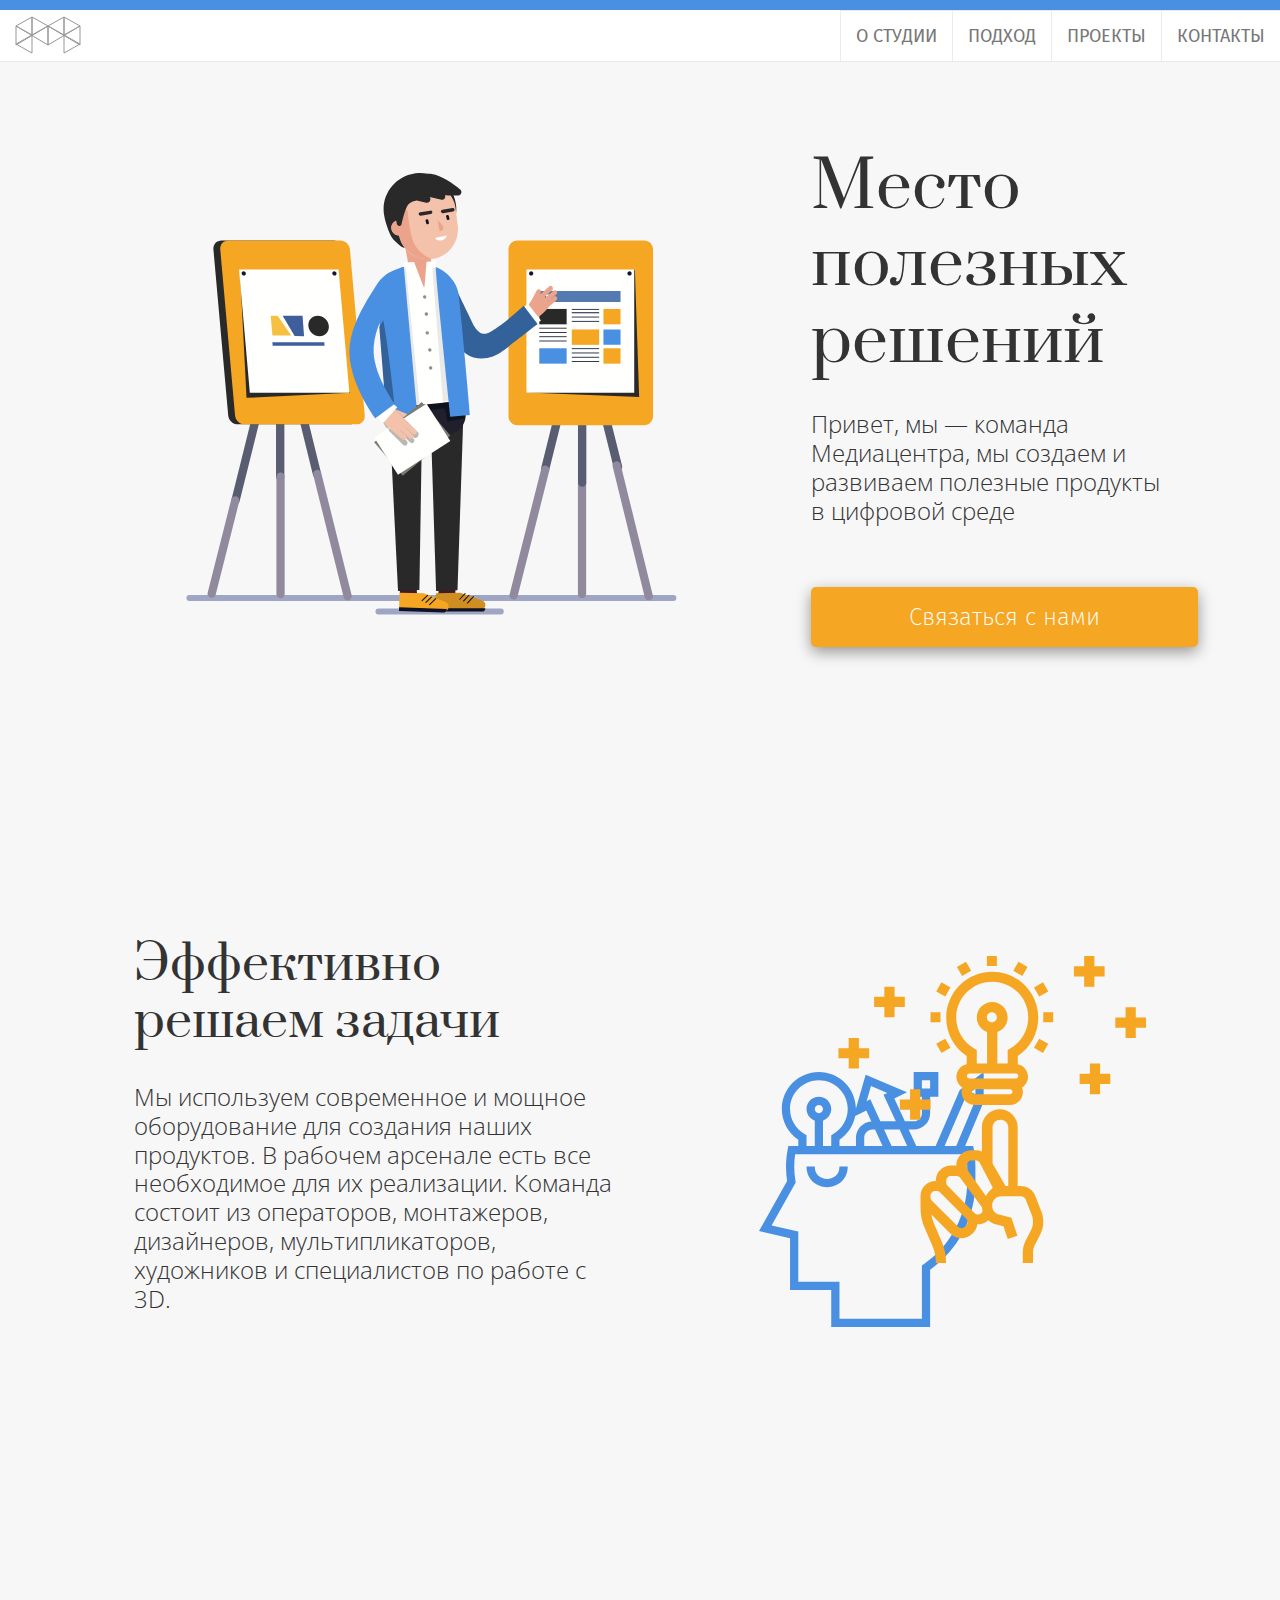
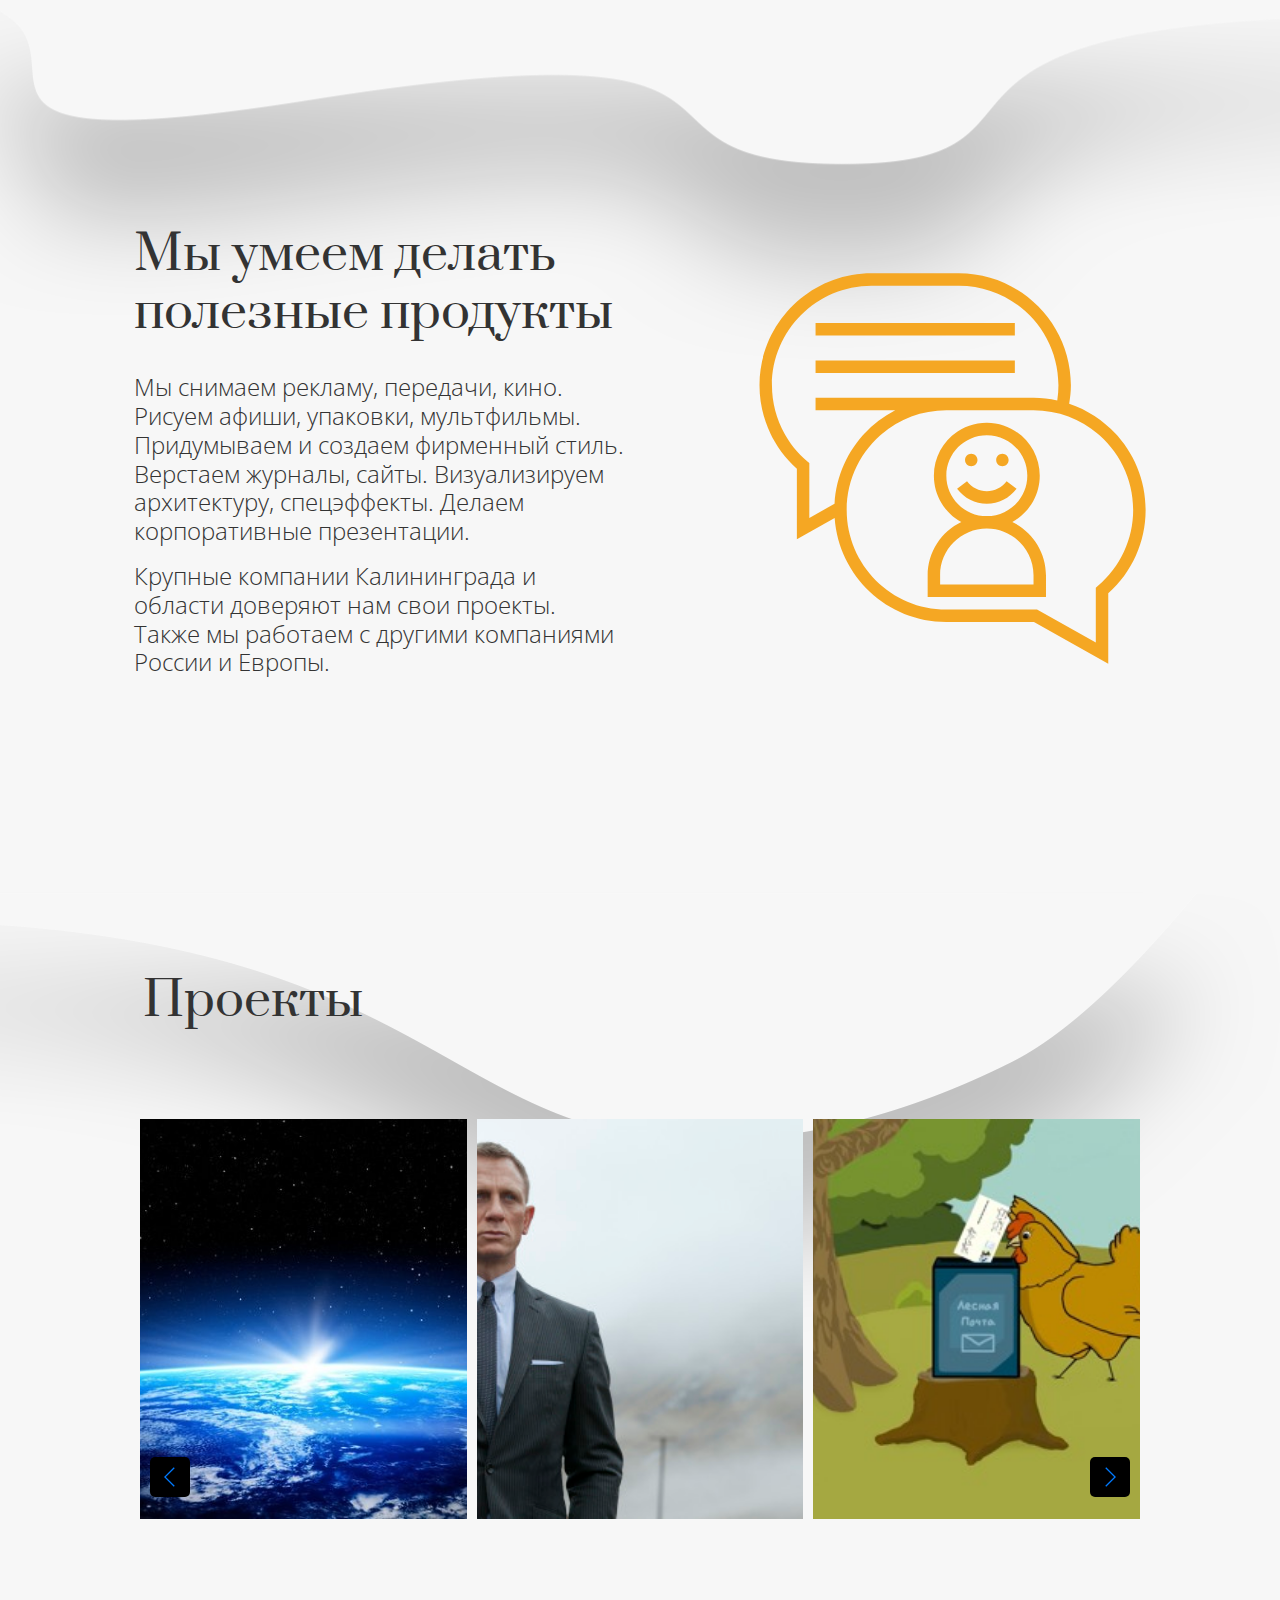
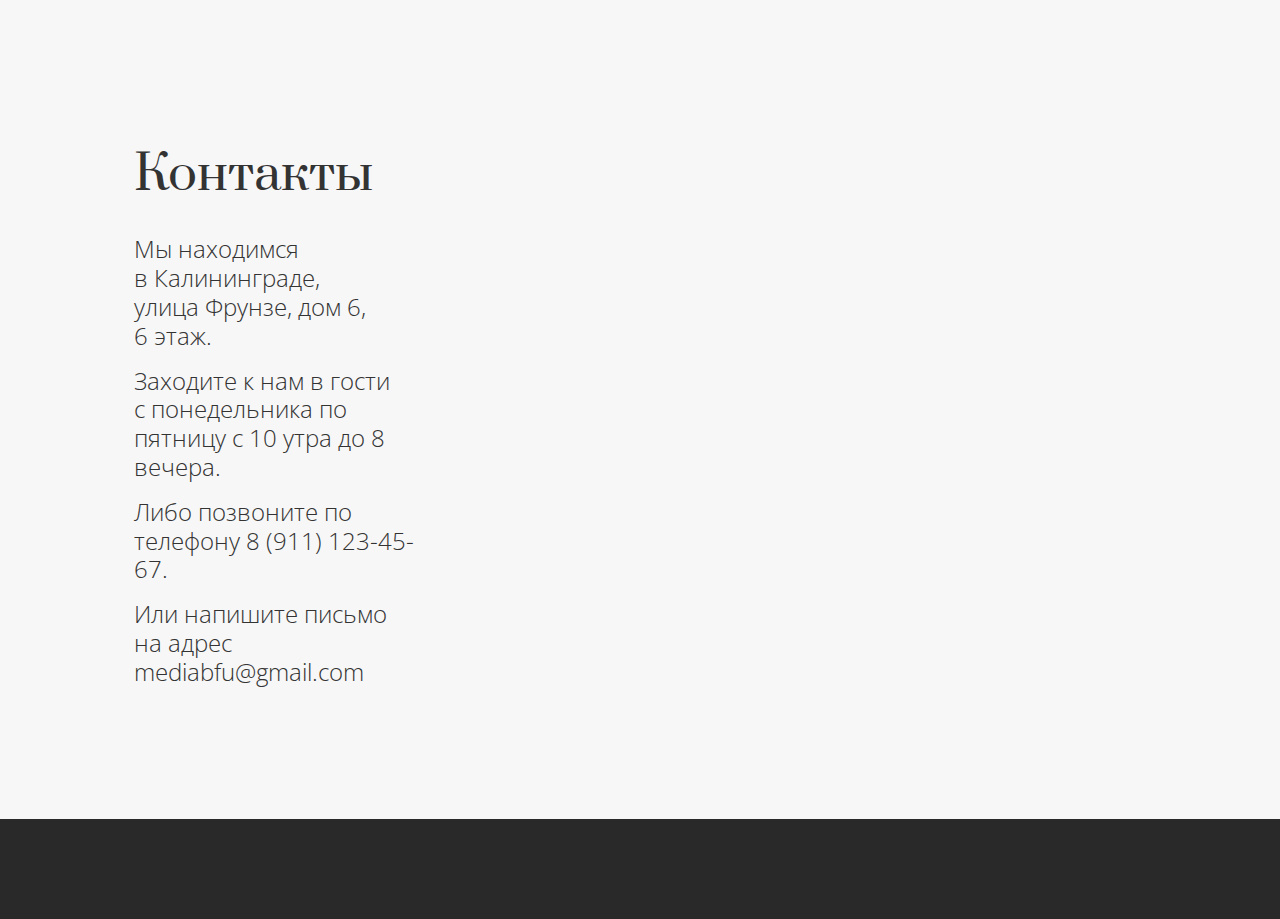
<file: index.html>
<!DOCTYPE html>
<html lang="en"></html>
<head>
  <meta charset="UTF-8"/>
  <meta name="viewport" content="width=device-width, initial-scale=1.0"/>
  <title>Медиацентр</title>
  <link rel="stylesheet" href="css/normalize.css"/>
  <link rel="stylesheet" href="css/bootstrap.min.css"/>
  <link rel="stylesheet" href="css/swiper.min.css"/>
  <link rel="stylesheet" href="css/main.css"/>
</head>
<body>
  <div class="modal fade" id="call" tabindex="-1" role="dialog" aria-labelledby="myModalLabel">
    <div class="modal-dialog" role="document">
      <div class="modal-content">
        <div class="modal-header">
          <button class="close" type="button" data-dismiss="modal" aria-label="Close"><span aria-hidden="true">&times;</span></button>
        </div>
        <div class="modal-body">
          <form>
            <div class="form-group">
              <label class="control-label" for="user_name">Ваше Имя</label>
              <input class="form-control" id="user_name" type="text"/>
            </div>
            <div class="form-group">
              <label class="control-label" for="user_email">Ваша почта</label>
              <input class="form-control" id="user_email" type="text"/>
            </div>
            <div class="form-group">
              <label class="control-label" for="message">Ваш вопрос</label>
              <textarea class="form-control" id="message"></textarea>
            </div>
            <div class="message"></div>
          </form>
        </div>
        <div class="modal-footer">
          <button class="btn btn-default" id="submit" type="button">Отправить</button>
        </div>
      </div>
    </div>
  </div>
  <nav class="navbar navbar-default navbar-fixed-top">
    <div class="line"></div>
    <div class="container-fluid">
      <div class="navbar-header">
        <button class="navbar-toggle collapsed" type="button" data-toggle="collapse" data-target="#bs-example-navbar-collapse-1" aria-expanded="false"><span class="sr-only"></span><span class="icon-bar"></span><span class="icon-bar"></span><span class="icon-bar"></span></button><a class="navbar-brand" href="#hero"><img class="logo_img" src="../../img/ico/logo.svg"/>
          <!----></a>
      </div>
      <div class="collapse navbar-collapse" id="bs-example-navbar-collapse-1">
        <ul class="nav navbar-nav navbar-right">
          <li class="nav_item"><a class="nav_link" href="#about">О студии</a></li>
          <li class="nav_item"><a class="nav_link" href="#process">Подход</a></li>
          <li class="nav_item"><a class="nav_link" href="#portfolio">Проекты</a></li>
          <li class="nav_item"><a class="nav_link" href="#contacts">Контакты</a></li>
        </ul>
      </div>
    </div>
  </nav>
  <section class="hero alig" id="hero">
    <div class="inner_wrapper row container-fluid">
      <div class="hero_img col-md-5 col-md-offset-1 col-sm-10 col-xs-10 col-xs-offset-0"><img class="in_img img-fluid" src="../../img/hero_img.svg"/></div>
      <div class="hero_descript_block col-md-4 col-md-offset-1 col-sm-12 col-xs-offset-0 col-xs-12">
        <div class="hero_tittle">Место полезных решений</div>
        <div class="text_descript">Привет, мы — команда Медиацентра, мы создаем и развиваем полезные продукты в&nbsp;цифровой среде</div>
        <button class="btn btn-default" type="button" data-toggle="modal" data-target="#call">Связаться с нами</button>
      </div>
    </div>
  </section>
  <section class="about alig" id="about">
    <div class="in_wrapper row container-fluid mt">
      <div class="about_desc col-md-5 col-sm-12 col-xs-12">
        <div class="text_header">Эффективно решаем задачи</div>
        <div class="text_descript">Мы используем современное и мощное оборудование для создания наших продуктов. В рабочем арсенале есть все необходимое для их реализации. Команда состоит из операторов, монтажеров, дизайнеров, мультипликаторов, художников и специалистов по работе с 3D.</div>
      </div>
      <div class="about_pic col-md-offset-1 col-md-4 col-sm-8 col-xs-8"><img class="in_img" src="../../img/about_img.svg"/></div>
    </div>
  </section>
  <section class="about process alig" id="process">
    <div class="in_wrapper row container-fluid">
      <div class="about_desc col-md-5 col-sm-12 col-xs-12">
        <div class="text_header">Мы умеем делать полезные продукты</div>
        <div class="text_descript">Мы снимаем рекламу, передачи, кино. Рисуем афиши, упаковки, мультфильмы. Придумываем и создаем фирменный стиль. Верстаем журналы, сайты. Визуализируем архитектуру, спецэффекты. Делаем корпоративные презентации.</div>
        <div class="text_descript">Крупные компании Калининграда и области доверяют нам свои проекты. Также мы работаем с другими компаниями России и Европы.</div>
      </div>
      <div class="about_pic col-md-offset-1 col-md-4 col-sm-8 col-xs-8"><img class="in_img" src="../../img/port_img.svg"/></div>
    </div>
  </section>
  <!--include include/company.pug-->
  <section class="portfolio row alig" id="portfolio">
    <div class="text_header col-md-10">Проекты</div>
    <div class="sw_wrap col-md-10 col-sm-10 col-xs-10">
      <div class="swiper-container">
        <div class="swiper-wrapper">
          <div class="swiper-slide"><a class="swiper_link" href="nauka.html">
              <p class="swiper_link__tittle">Наука за минуту</p>
              <p class="swiper_link__desc">Почему мы все в матрице и как не рассыпаться на молекулы? В «Науке за минуту» профессорский состав БФУ им. И. Канта доступно объяснит все самые загадочные явления нашего мира.</p></a><img class="sw_img" src="../../img/pic/space.jpg"/></div>
          <div class="swiper-slide"><a class="swiper_link" href="nauka.html">
              <p class="swiper_link__tittle">Реклама АвтоDepo</p>
              <p class="swiper_link__desc">АвтоDepo — один из крупнейших калининградских автосервисов. Владельцы захотели снять стильное видео, в котором будут показаны основные услуги, предлагаемые компанией.</p></a><img class="sw_img" src="../../img/pic/bond.jpg"/></div>
          <div class="swiper-slide"><a class="swiper_link" href="nauka.html">
              <p class="swiper_link__tittle">Живая фразеология</p>
              <p class="swiper_link__desc">Проект «Живая фразеология» – это короткие образовательные мультфильмы о русских фразеологизмах (например, как собака на сене или подложить свинью), предназначенные для студентов, изучающих русский язык как иностранный, а также для детей – носителей языка.</p></a><img class="sw_img" src="../../img/pic/fraz.jpg"/></div>
          <div class="swiper-slide"><a class="swiper_link" href="vosk.html">
              <p class="swiper_link__tittle">Воскресенье</p>
              <p class="swiper_link__desc">Передача о Калининграде и калининградцах</p></a><img class="sw_img" src="../../img/pic/wosk.jpg"/></div>
          <div class="swiper-slide"><a class="swiper_link" href="nauka.html">
              <p class="swiper_link__tittle">Живая литература</p>
              <p class="swiper_link__desc">«Живая литература» — серия монологов известного культуролога и филолога Владимира Гильманова, посвященная ключевым произведениям русской литературы.</p></a><img class="sw_img" src="../../img/pic/litra.jpg"/></div>
        </div>
        <div class="swiper-button-prev"></div>
        <div class="swiper-button-next"></div>
      </div>
    </div>
  </section>
  <section class="contacts alig" id="contacts">
    <div class="inner_wrapper contacts_wrapper container-fluid row">
      <div class="left_part_c col-md-3 col-sm-11 col-xs-11">
        <div class="text_header">Контакты</div>
        <div class="text_descript">Мы находимся в&nbsp;Калининграде, улица&nbsp;Фрунзе, дом&nbsp;6, 6&nbsp;этаж.</div>
        <div class="text_descript">Заходите к&nbsp;нам в&nbsp;гости с&nbsp;понедельника по пятницу с&nbsp;10 утра до&nbsp;8 вечера.</div>
        <div class="text_descript">Либо позвоните по телефону 8&nbsp;(911)&nbsp;123-45-67.</div>
        <div class="text_descript">Или напишите письмо на&nbsp;адрес mediabfu@gmail.com</div>
      </div>
      <div class="right_part_c col-md-offset-1 col-md-6 col-sm-10 col-xs-10">
        <iframe class="map" src="https://www.google.com/maps/embed?pb=!1m18!1m12!1m3!1d2304.900824506796!2d20.519361951895732!3d54.711367980191014!2m3!1f0!2f0!3f0!3m2!1i1024!2i768!4f13.1!3m3!1m2!1s0x46e3160da33f20c7%3A0x5b3791288d492dcd!2z0YPQuy4g0KTRgNGD0L3Qt9C1LCA2LCDQmtCw0LvQuNC90LjQvdCz0YDQsNC0LCDQmtCw0LvQuNC90LjQvdCz0YDQsNC00YHQutCw0Y8g0L7QsdC7LiwgMjM2MDA2!5e0!3m2!1sru!2sru!4v1516890275692" frameborder="0" style="border:0;" allowfullscreen="allowfullscreen"></iframe>
      </div>
    </div>
  </section>
  <footer class="footer">
    <div class="footer_wrapper">
      <div class="foot_left">
        <div class="descript_block">Медиацентр БФУ им. И. Канта</div>
      </div>
      <div class="foot_right">
        <div class="descript_block">2018</div>
      </div>
    </div>
  </footer>
</body>
<script src="https://ajax.googleapis.com/ajax/libs/jquery/1.11.0/jquery.min.js"></script>
<script src="js/main.js"></script>
<script src="js/bootstrap.min.js"></script>
<script src="js/swiper.min.js"></script>
</file>
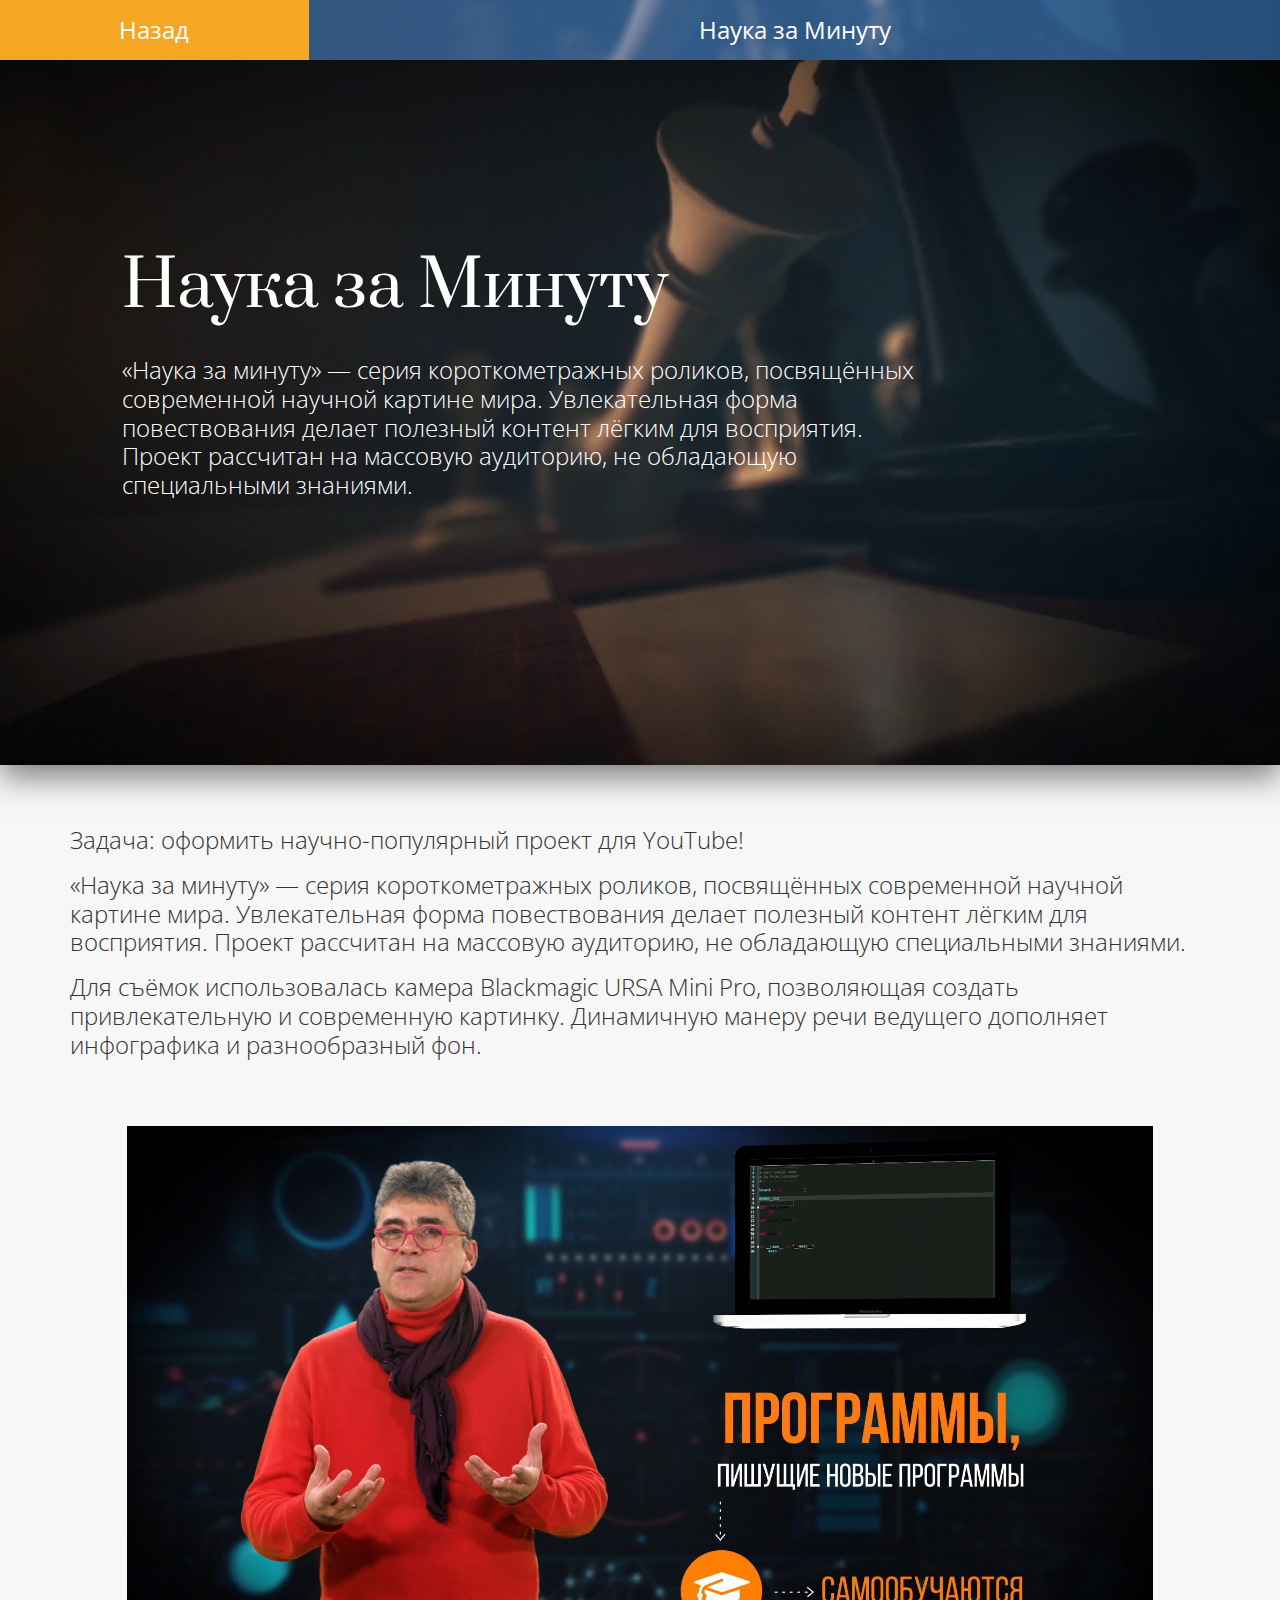
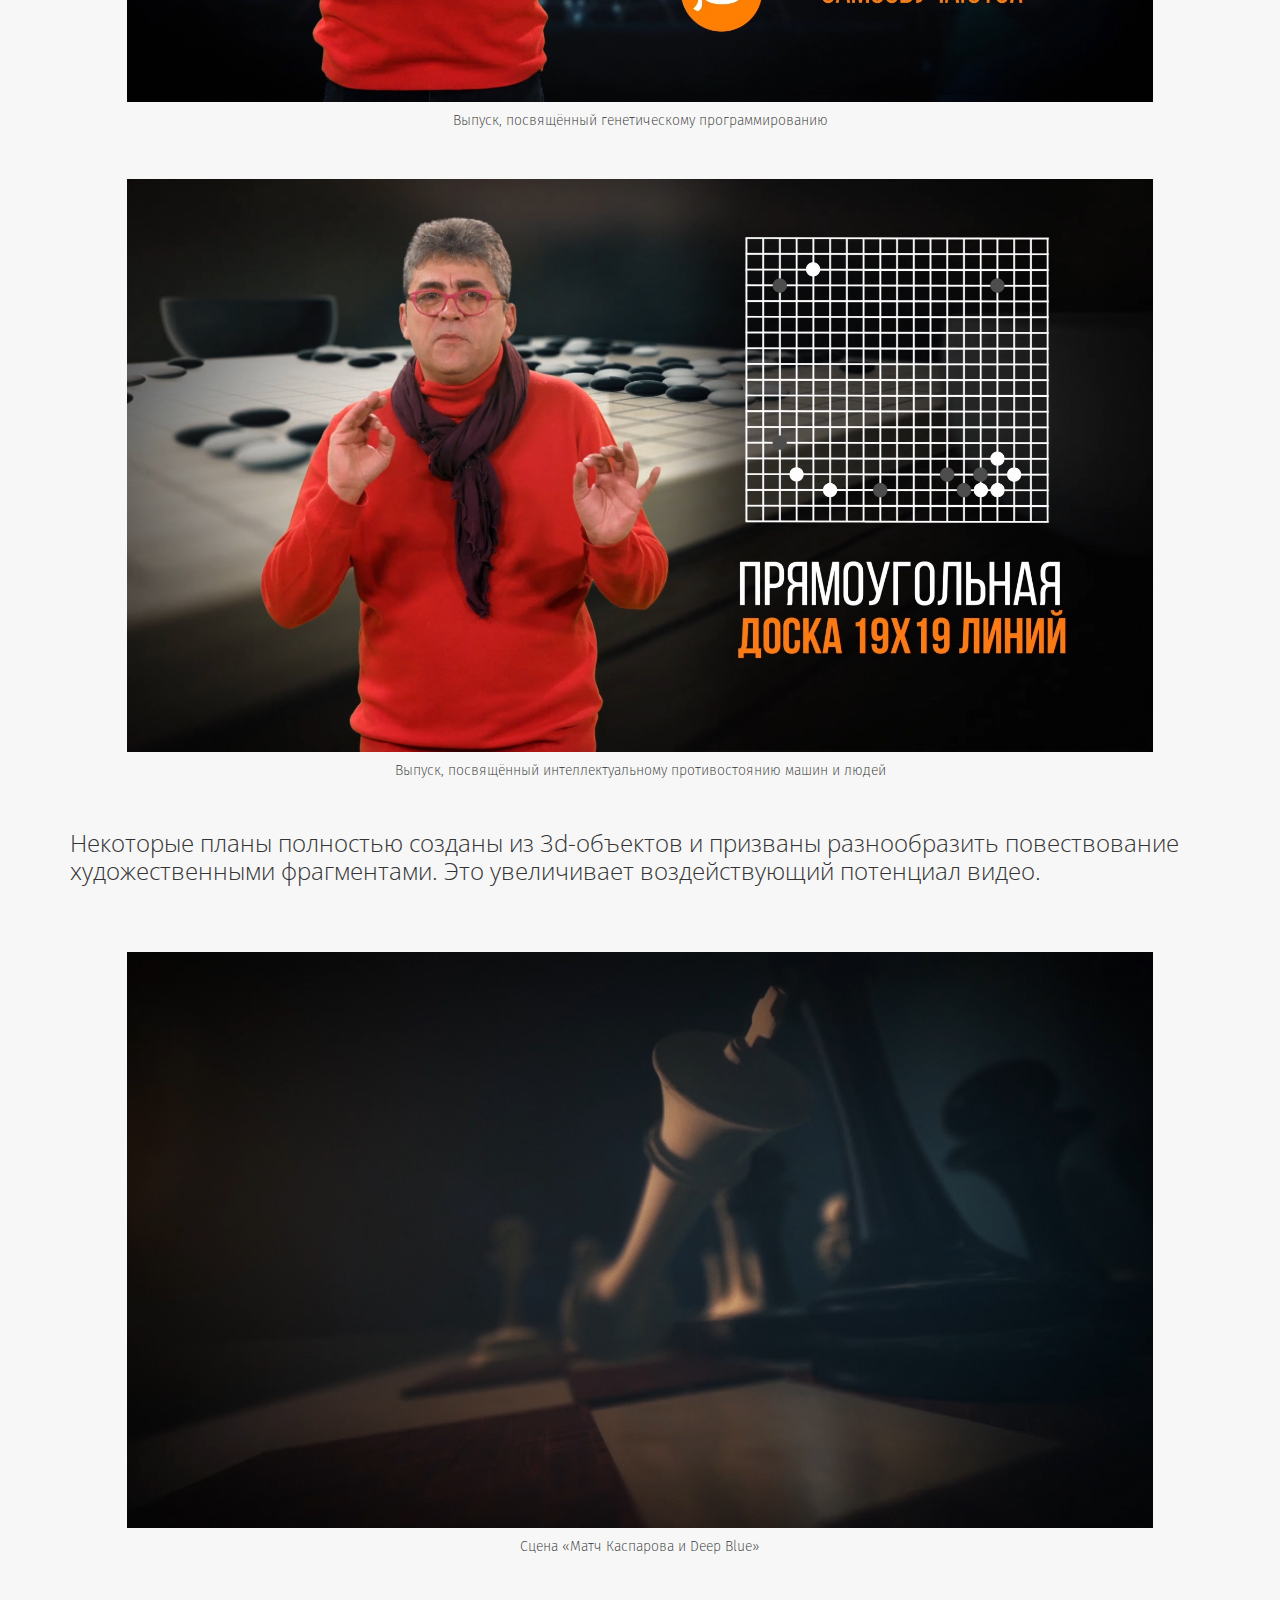
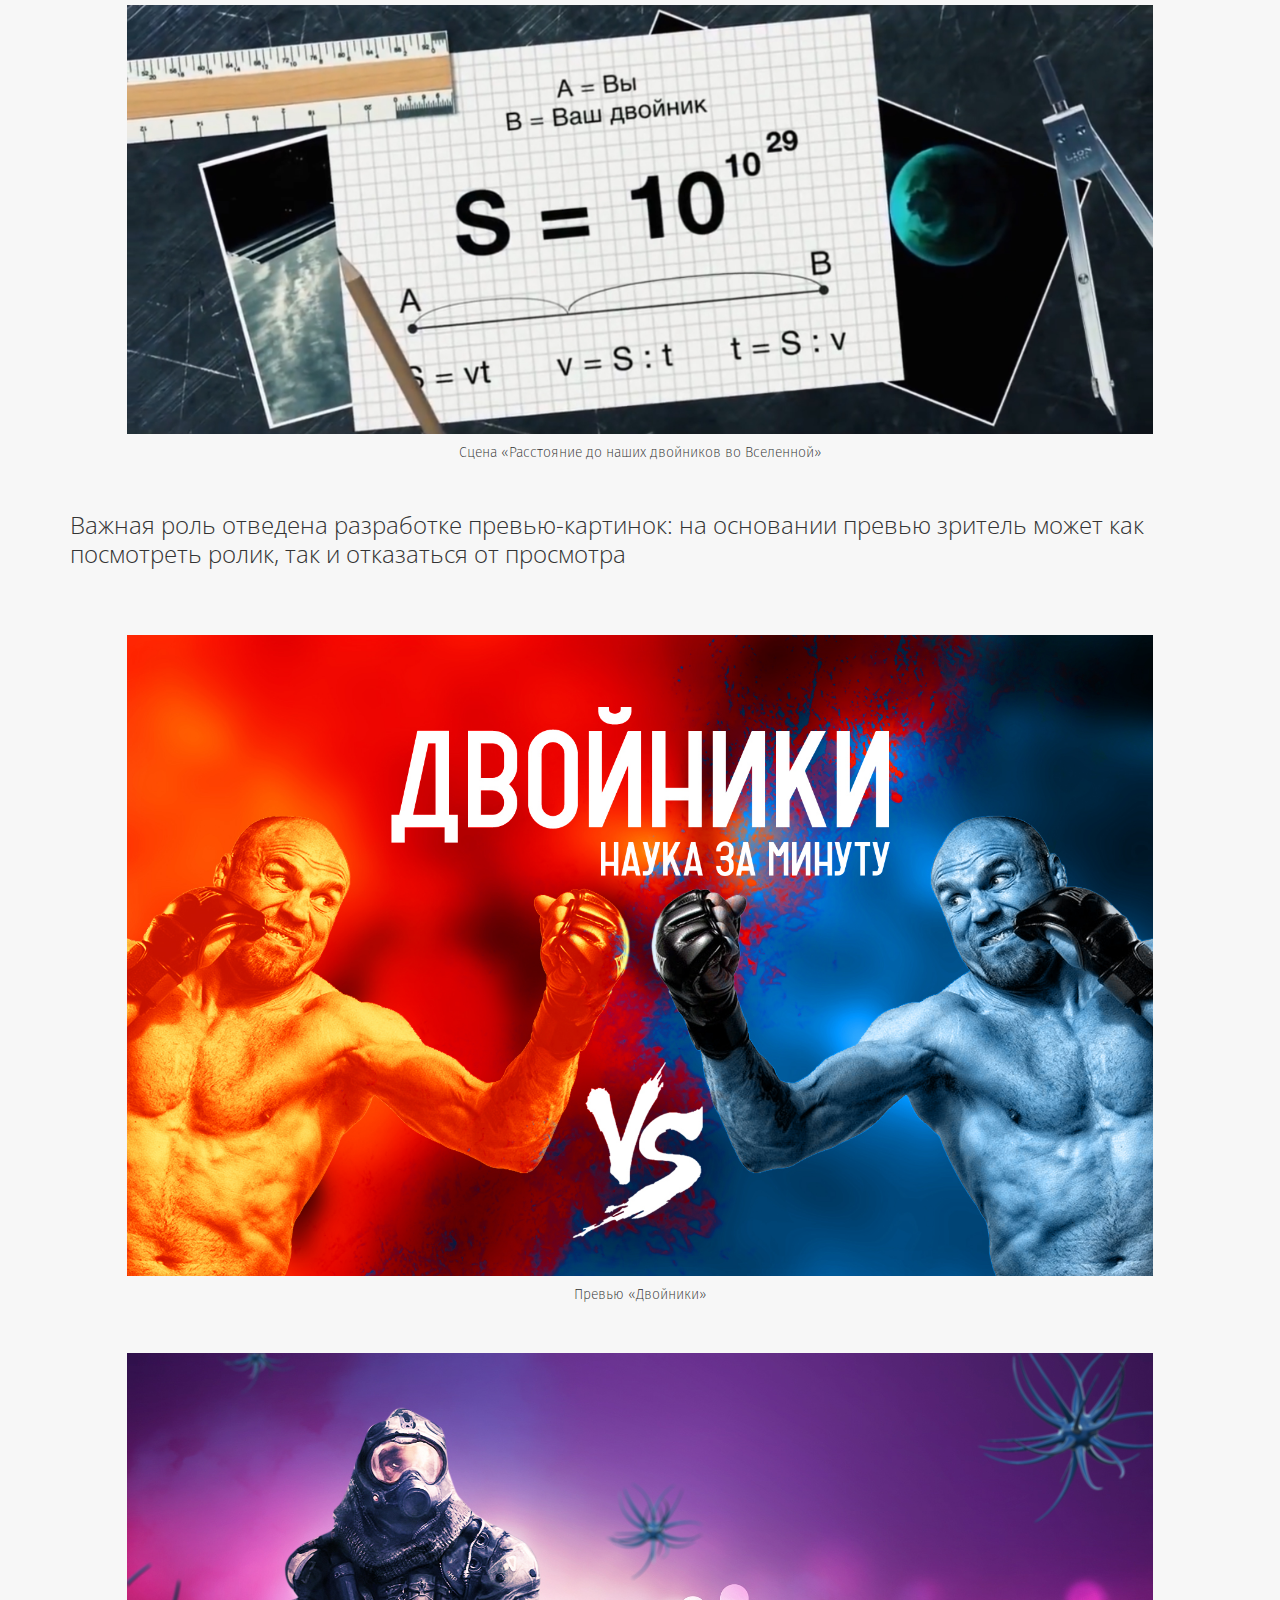
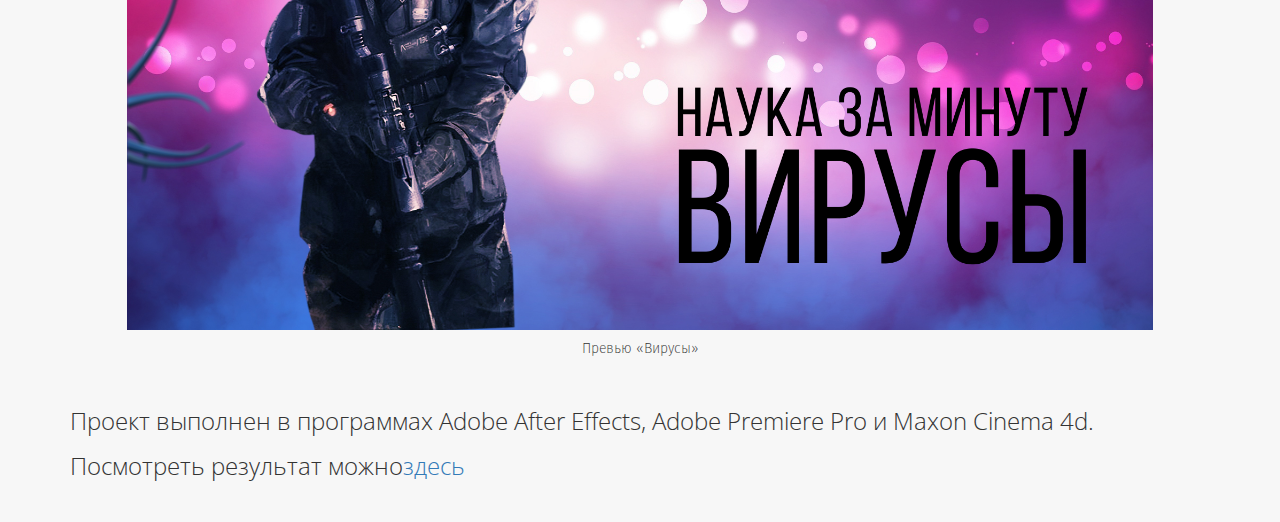
<file: nauka.html>
<!DOCTYPE html>
<html lang="en">
  <head>
    <meta charset="UTF-8"/>
    <meta name="viewport" content="width=device-width, initial-scale=1.0"/>
    <meta http-equiv="X-UA-Compatible" content="ie=edge"/>
    <title>Наука за Минуту</title>
    <link rel="stylesheet" href="css/normalize.css"/>
    <link rel="stylesheet" href="css/bootstrap.min.css"/>
    <link rel="stylesheet" href="css/main.css"/>
    <link rel="stylesheet" href="https://fonts.googleapis.com/css?family=Fira+Sans:100,200,400,500,600"/>
  </head>
  <body>
    <section class="case_header">
      <div class="inner_wrapper_n row case_hero_st">
        <div class="case_nav"><a class="text_descript casenav" href="index.html">Назад</a>
          <div class="text_descript casenav upp" href="index.html">Наука за Минуту</div>
          <div class="overlay"></div>
        </div>
        <div class="case_hero nauka_case">
          <div class="hero_tittle col-md-10 col-md-offset-1">Наука за Минуту</div>
          <div class="text_descript col-md-8 col-md-offset-1">«Наука за минуту» — серия короткометражных роликов, посвящённых современной научной картине мира. Увлекательная форма повествования делает полезный контент лёгким для восприятия.  Проект рассчитан на массовую аудиторию, не обладающую специальными знаниями. </div>
        </div>
      </div>
      <section class="container">
        <div class="text_case">
          <div class="text_descript">Задача: оформить научно-популярный проект для YouTube!</div>
          <div class="text_descript">«Наука за минуту» — серия короткометражных роликов, посвящённых современной научной картине мира. Увлекательная форма повествования делает полезный контент лёгким для восприятия.  Проект рассчитан на массовую аудиторию, не обладающую специальными знаниями.</div>
          <div class="text_descript">Для съёмок использовалась камера Blackmagic URSA Mini Pro, позволяющая создать привлекательную и современную картинку. Динамичную манеру речи ведущего дополняет инфографика и разнообразный фон.</div>
        </div>
        <div class="img_case">   <img class="case_img" src="../img/case/nauka/prog.jpg"/>
          <div class="case_caption">Выпуск, посвящённый генетическому программированию</div>
        </div>
        <div class="img_case">   <img class="case_img" src="../img/case/nauka/go.jpg"/>
          <div class="case_caption">Выпуск, посвящённый интеллектуальному противостоянию машин и людей</div>
        </div>
        <div class="text_case">
          <div class="text_descript">Некоторые планы полностью созданы из 3d-объектов и призваны разнообразить повествование художественными фрагментами. Это увеличивает воздействующий потенциал видео.</div>
        </div>
        <div class="img_case">   <img class="case_img" src="../img/case/nauka/nauka_case.jpg"/>
          <div class="case_caption">Сцена «Матч Каспарова и Deep Blue»</div>
        </div>
        <div class="img_case">   <img class="case_img" src="../img/case/nauka/dvoj.jpg"/>
          <div class="case_caption">Сцена «Расстояние до наших двойников во Вселенной»</div>
        </div>
        <div class="text_case">
          <div class="text_descript">Важная роль отведена разработке превью-картинок: на основании превью зритель может как посмотреть ролик, так и отказаться от просмотра</div>
        </div>
        <div class="img_case">   <img class="case_img" src="../img/case/nauka/dvoyniki.jpg"/>
          <div class="case_caption">Превью «Двойники»</div>
        </div>
        <div class="img_case"><img class="case_img" src="../img/case/nauka/bg.jpg"/>
          <div class="case_caption">Превью «Вирусы»</div>
        </div>
        <div class="text_case">
          <div class="text_descript">Проект выполнен в программах Adobe After Effects, Adobe Premiere Pro и Maxon Cinema 4d.</div>
          <div class="text_descript">Посмотреть результат можно<a href="https://www.youtube.com/playlist?list=PLRumQVDaAar0FDX7X_yCnvAxZTZsehB01">здесь</a></div>
        </div>
      </section>
    </section>
    <script src="https://ajax.googleapis.com/ajax/libs/jquery/1.11.0/jquery.min.js"></script>
    <script src="js/main.js"></script>
    <script src="js/bootstrap.min.js"></script>
  </body>
</html>
</file>
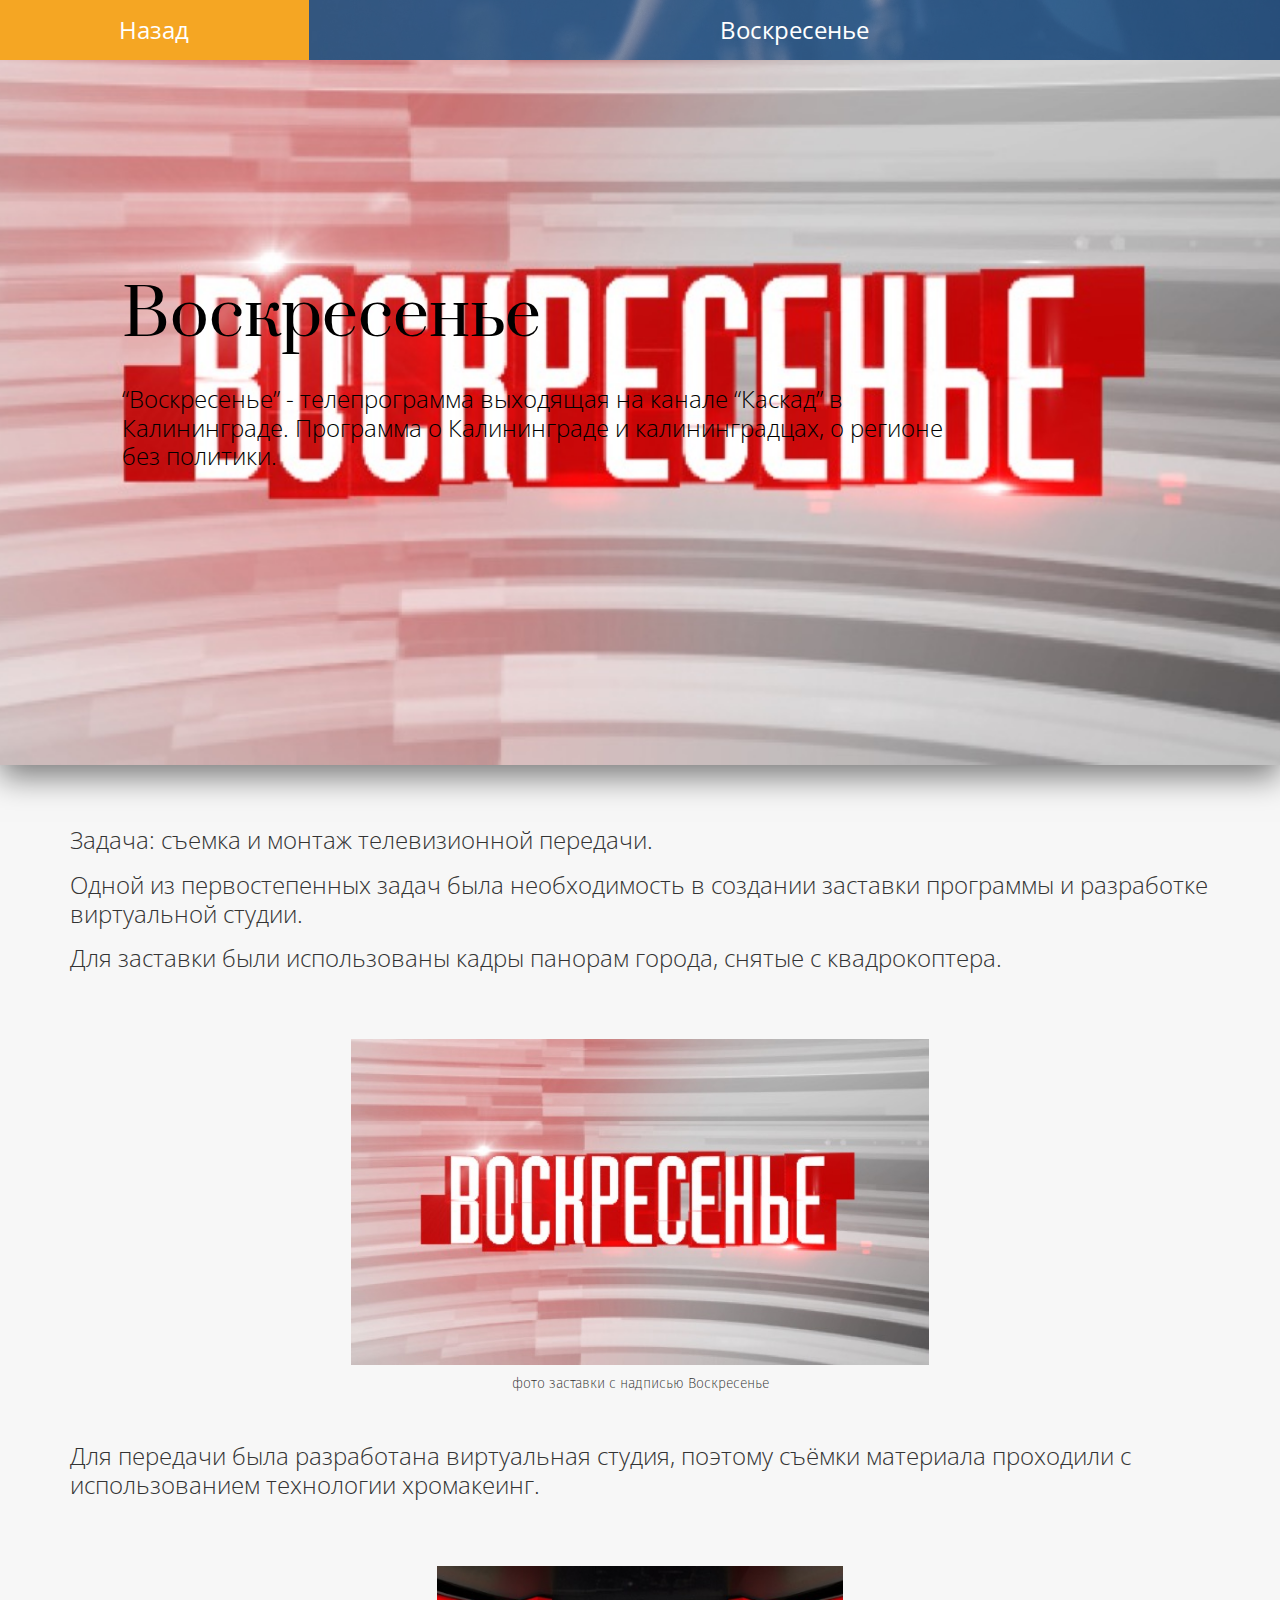
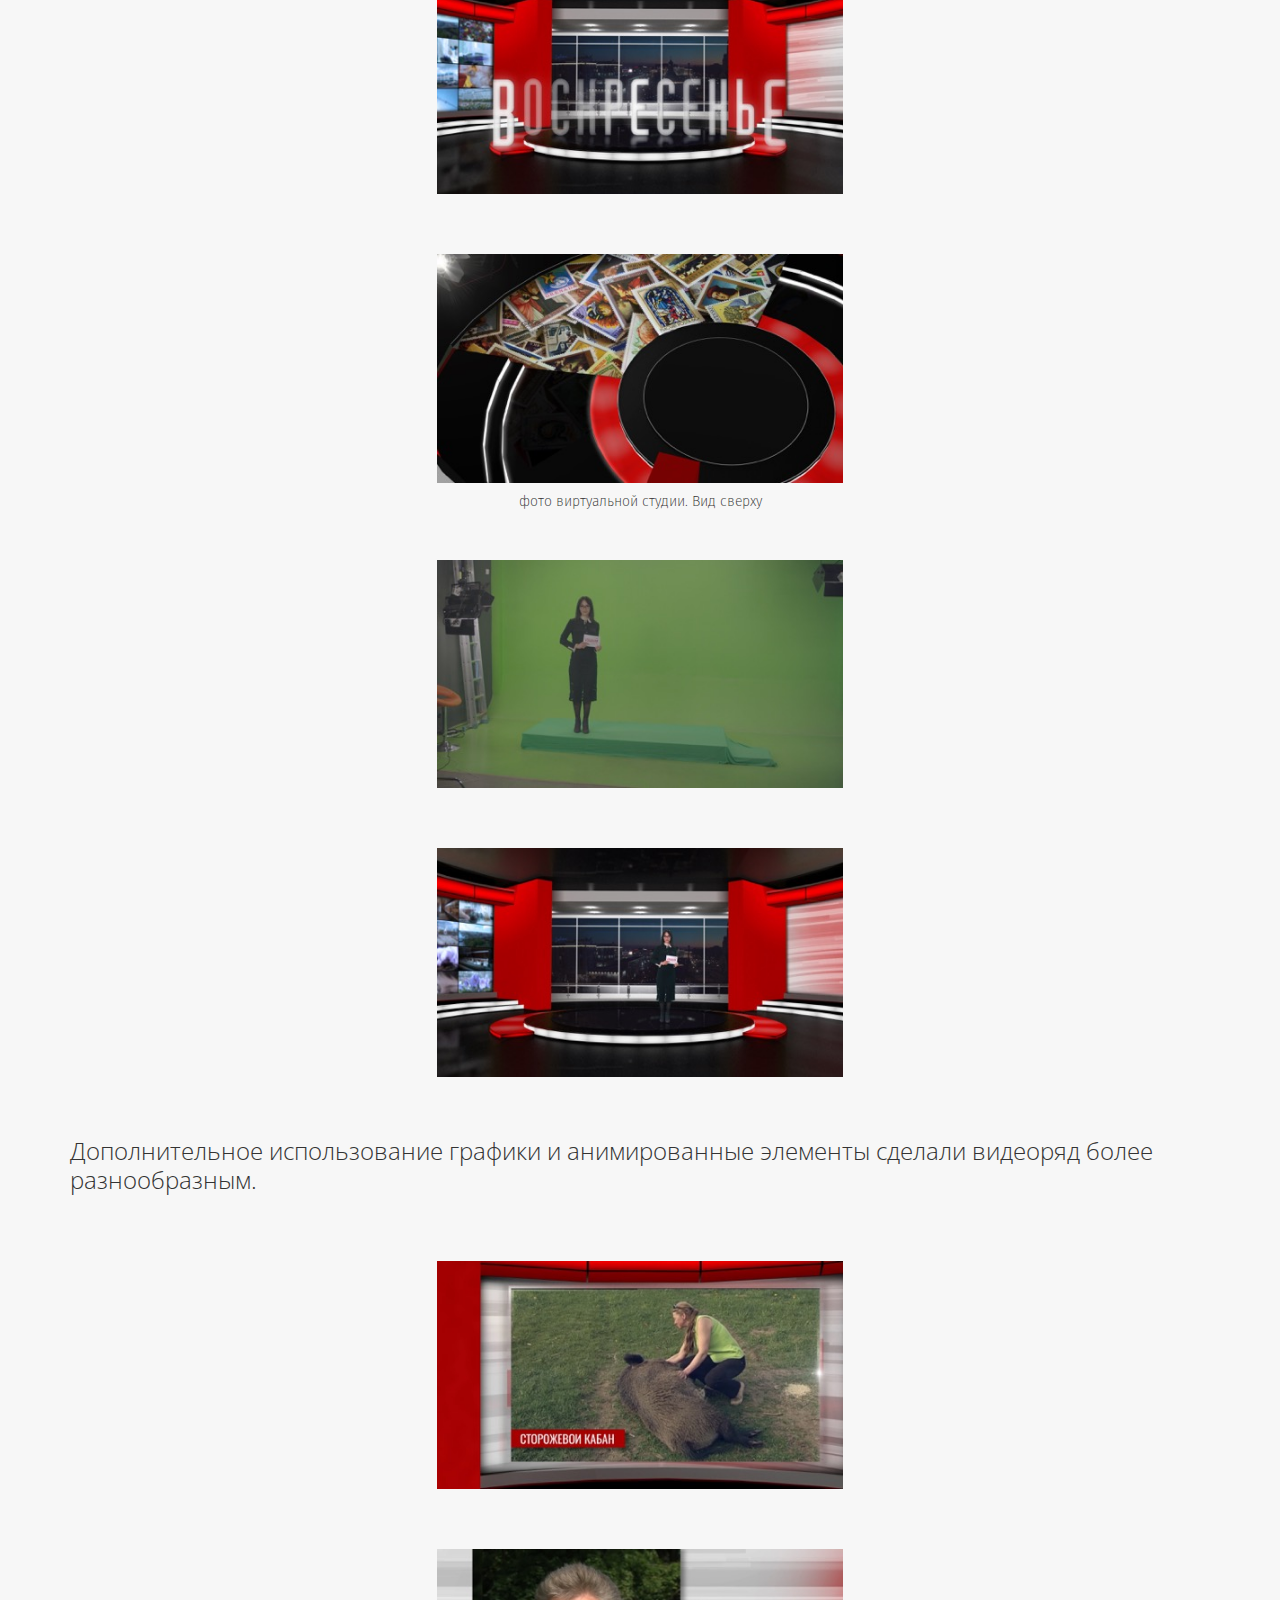
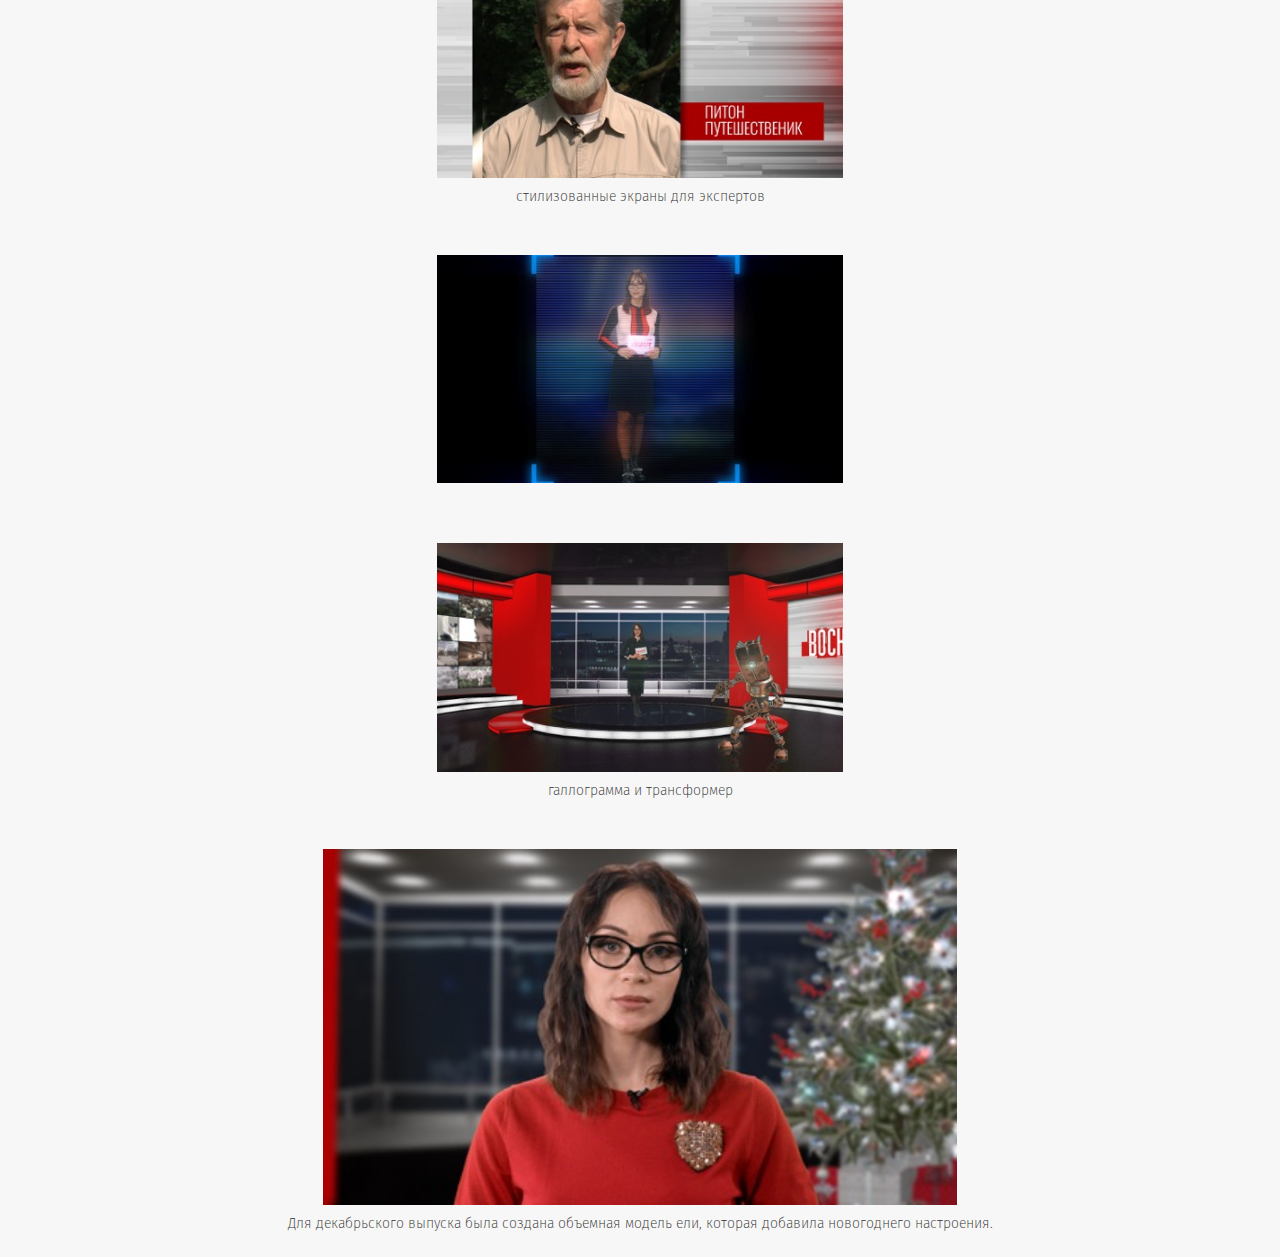
<file: vosk.html>
<!DOCTYPE html>
<html lang="en">
  <head>
    <meta charset="UTF-8"/>
    <meta name="viewport" content="width=device-width, initial-scale=1.0"/>
    <meta http-equiv="X-UA-Compatible" content="ie=edge"/>
    <title>Наука за Минуту</title>
    <link rel="stylesheet" href="css/normalize.css"/>
    <link rel="stylesheet" href="css/bootstrap.min.css"/>
    <link rel="stylesheet" href="css/main.css"/>
    <link rel="stylesheet" href="https://fonts.googleapis.com/css?family=Fira+Sans:100,200,400,500,600"/>
  </head>
  <body>
    <section class="case_header">
      <div class="inner_wrapper_n row case_hero_st">
        <div class="case_nav"><a class="text_descript casenav" href="index.html">Назад</a>
          <div class="text_descript casenav upp" href="index.html">Воскресенье</div>
          <div class="overlay"></div>
        </div>
        <div class="case_hero vosk_case">
          <div class="hero_tittle col-md-10 col-md-offset-1">Воскресенье</div>
          <div class="text_descript col-md-8 col-md-offset-1">“Воскресенье” - телепрограмма выходящая на канале “Каскад” в Калининграде. Программа о Калининграде и калининградцах, о регионе без политики.</div>
        </div>
      </div>
      <section class="container">
        <div class="text_case">
          <div class="text_descript">Задача: съемка и монтаж телевизионной передачи.</div>
          <div class="text_descript">Одной из первостепенных задач была необходимость в создании заставки программы и разработке виртуальной студии.</div>
          <div class="text_descript">Для заставки были использованы кадры панорам города, снятые с квадрокоптера.</div>
        </div>
        <div class="img_case">   <img class="case_img" src="../img/case/vosk/img1.jpg"/>
          <div class="case_caption">фото заставки с надписью Воскресенье</div>
        </div>
        <div class="text_case">
          <div class="text_descript">Для передачи была разработана виртуальная студия, поэтому съёмки материала проходили с использованием технологии хромакеинг.</div>
        </div>
        <div class="img_case">   <img class="case_img" src="../img/case/vosk/img2.jpg"/></div>
        <div class="img_case">   <img class="case_img" src="../img/case/vosk/img3.jpg"/>
          <div class="case_caption">фото виртуальной студии. Вид сверху</div>
        </div>
        <div class="img_case"><img class="case_img" src="../img/case/vosk/img4.jpg"/></div>
        <div class="img_case"><img class="case_img" src="../img/case/vosk/img5.jpg"/></div>
        <div class="text_case">
          <div class="text_descript">Дополнительное использование графики и анимированные элементы сделали видеоряд более разнообразным.</div>
        </div>
        <div class="img_case"><img class="case_img" src="../img/case/vosk/img6.jpg"/></div>
        <div class="img_case"><img class="case_img" src="../img/case/vosk/img7.jpg"/>
          <div class="case_caption">стилизованные экраны для экспертов</div>
        </div>
        <div class="img_case"><img class="case_img" src="../img/case/vosk/img8.jpg"/></div>
        <div class="img_case"><img class="case_img" src="../img/case/vosk/img9.jpg"/>
          <div class="case_caption">галлограмма и трансформер</div>
        </div>
        <div class="img_case"><img class="case_img" src="../img/case/vosk/img10.jpg"/>
          <div class="case_caption">Для декабрьского выпуска была создана объемная модель ели, которая добавила новогоднего настроения.</div>
        </div>
      </section>
    </section>
    <script src="https://ajax.googleapis.com/ajax/libs/jquery/1.11.0/jquery.min.js"></script>
    <script src="js/main.js"></script>
    <script src="js/bootstrap.min.js"></script>
  </body>
</html>
</file>
<file: css/main.css>
@import url("https://fonts.googleapis.com/css?family=Prata");
@import url("https://fonts.googleapis.com/css?family=Fira+Sans:100,200,400,500,600");
@import url("https://fonts.googleapis.com/css?family=Open+Sans:300,400,600");
@import url("https://fonts.googleapis.com/css?family=Prata");
@import url("https://fonts.googleapis.com/css?family=Fira+Sans:100,200,400,500,600");
@import url("https://fonts.googleapis.com/css?family=Open+Sans:300,400,600");
@import url("https://fonts.googleapis.com/css?family=Prata");
@import url("https://fonts.googleapis.com/css?family=Fira+Sans:100,200,400,500,600");
@import url("https://fonts.googleapis.com/css?family=Open+Sans:300,400,600");
@import url("https://fonts.googleapis.com/css?family=Prata");
@import url("https://fonts.googleapis.com/css?family=Fira+Sans:100,200,400,500,600");
@import url("https://fonts.googleapis.com/css?family=Open+Sans:300,400,600");
@import url("https://fonts.googleapis.com/css?family=Prata");
@import url("https://fonts.googleapis.com/css?family=Fira+Sans:100,200,400,500,600");
@import url("https://fonts.googleapis.com/css?family=Open+Sans:300,400,600");
@import url("https://fonts.googleapis.com/css?family=Prata");
@import url("https://fonts.googleapis.com/css?family=Fira+Sans:100,200,400,500,600");
@import url("https://fonts.googleapis.com/css?family=Open+Sans:300,400,600");
body, html {
  width: 100%;
  height: 100%;
  background-color: #F7F7F7; }

.row {
  margin: 0; }

.about_pic,
.hero_img {
  object-fit: cover;
  display: flex;
  align-items: center;
  justify-content: center; }

.in_wrapper.row.container-fluid {
  display: flex;
  flex-direction: row;
  justify-content: center;
  align-items: center; }

.in_img {
  height: 100%;
  width: 100%; }

.wrapper {
  width: 100%;
  height: 100%;
  margin: 0 auto; }

.about_wrapper {
  display: flex;
  flex-direction: row; }

.hero_tittle {
  font-family: "Prata";
  font-size: 64px;
  line-height: 1.2em;
  margin-bottom: 30px; }

.text_header {
  font-family: "Prata";
  font-size: 48px;
  line-height: 1.2em;
  margin-bottom: 32px;
  width: 100%; }

.text_descript {
  font-family: "Open Sans";
  font-size: 24px;
  font-weight: 300;
  line-height: 1.2em;
  margin-bottom: 16px; }

.swiper_link__tittle {
  font-family: "Open Sans";
  font-weight: 600;
  font-size: 32px;
  line-height: 1.2em; }

.swiper_link__desc {
  font-family: "Open Sans";
  font-weight: 300;
  font-size: 20px;
  line-height: 1.2em; }

.navbar.navbar-default.navbar-fixed-top {
  background-color: #fff; }

.line {
  background-color: #4A90E2;
  height: 10px;
  width: 100%;
  position: relative;
  top: 0;
  z-index: 100; }

.nav_item:hover {
  background-color: #EBE8E8;
  color: black;
  transition: .3s ease; }

.nav_item > a {
  text-decoration: none; }

.nav_link {
  border-left: 1px solid #EBEBEB;
  border-top: 1px solid #EBEBEB;
  padding: 2.5em;
  margin: 0;
  text-transform: uppercase;
  color: #A1A1A1; }
  .nav_link:hover {
    background-color: #EBE8E8;
    color: black;
    transition: .3s ease; }

.navbar-brand {
  height: 100%;
  padding: 6px 15px; }

.inner_wrapper {
  display: flex;
  flex-direction: row;
  justify-content: center;
  align-items: center;
  height: 100%;
  width: 100%;
  position: relative;
  padding-top: 150px; }

.hero_img {
  margin-bottom: 3em; }

.about_desc {
  margin-bottom: 1em; }

.btn.btn-default {
  width: 100%;
  background-color: #F5A623;
  border: none;
  color: white;
  font-family: "Fira Sans";
  font-weight: 200;
  box-shadow: 0 5px 15px rgba(0, 0, 0, 0.4);
  border-radius: 5px; }
  .btn.btn-default:hover {
    background-color: #4A90E2; }

.about_wrapper {
  display: flex;
  flex-direction: row; }

.hero_tittle {
  font-family: "Prata";
  font-size: 64px;
  line-height: 1.2em;
  margin-bottom: 30px; }

.text_header {
  font-family: "Prata";
  font-size: 48px;
  line-height: 1.2em;
  margin-bottom: 32px;
  width: 100%; }

.text_descript {
  font-family: "Open Sans";
  font-size: 24px;
  font-weight: 300;
  line-height: 1.2em;
  margin-bottom: 16px; }

.swiper_link__tittle {
  font-family: "Open Sans";
  font-weight: 600;
  font-size: 32px;
  line-height: 1.2em; }

.swiper_link__desc {
  font-family: "Open Sans";
  font-weight: 300;
  font-size: 20px;
  line-height: 1.2em; }

.about {
  display: flex;
  align-items: center;
  width: 100%;
  position: relative; }

.about_desc {
  display: flex;
  flex-direction: column;
  justify-content: center;
  align-items: center; }

.about_pic {
  justify-self: flex-end; }

.process {
  display: flex;
  align-items: center;
  width: 100%;
  position: relative;
  padding: 3em 0 0 0;
  -webkit-background-size: cover;
  background-size: cover;
  background: url("../img/bg1.png") no-repeat 12% -1%; }

.about_wrapper {
  display: flex;
  flex-direction: row; }

.hero_tittle {
  font-family: "Prata";
  font-size: 64px;
  line-height: 1.2em;
  margin-bottom: 30px; }

.text_header {
  font-family: "Prata";
  font-size: 48px;
  line-height: 1.2em;
  margin-bottom: 32px;
  width: 100%; }

.text_descript {
  font-family: "Open Sans";
  font-size: 24px;
  font-weight: 300;
  line-height: 1.2em;
  margin-bottom: 16px; }

.swiper_link__tittle {
  font-family: "Open Sans";
  font-weight: 600;
  font-size: 32px;
  line-height: 1.2em; }

.swiper_link__desc {
  font-family: "Open Sans";
  font-weight: 300;
  font-size: 20px;
  line-height: 1.2em; }

.company {
  display: flex;
  align-items: center;
  width: 100vw;
  position: relative; }

.about_wrapper {
  display: flex;
  flex-direction: row; }

.hero_tittle {
  font-family: "Prata";
  font-size: 64px;
  line-height: 1.2em;
  margin-bottom: 30px; }

.text_header {
  font-family: "Prata";
  font-size: 48px;
  line-height: 1.2em;
  margin-bottom: 32px;
  width: 100%; }

.text_descript {
  font-family: "Open Sans";
  font-size: 24px;
  font-weight: 300;
  line-height: 1.2em;
  margin-bottom: 16px; }

.swiper_link__tittle {
  font-family: "Open Sans";
  font-weight: 600;
  font-size: 32px;
  line-height: 1.2em; }

.swiper_link__desc {
  font-family: "Open Sans";
  font-weight: 300;
  font-size: 20px;
  line-height: 1.2em; }

.about_wrapper {
  display: flex;
  flex-direction: row; }

.hero_tittle {
  font-family: "Prata";
  font-size: 64px;
  line-height: 1.2em;
  margin-bottom: 30px; }

.text_header {
  font-family: "Prata";
  font-size: 48px;
  line-height: 1.2em;
  margin-bottom: 32px;
  width: 100%; }

.text_descript {
  font-family: "Open Sans";
  font-size: 24px;
  font-weight: 300;
  line-height: 1.2em;
  margin-bottom: 16px; }

.swiper_link__tittle {
  font-family: "Open Sans";
  font-weight: 600;
  font-size: 32px;
  line-height: 1.2em; }

.swiper_link__desc {
  font-family: "Open Sans";
  font-weight: 300;
  font-size: 20px;
  line-height: 1.2em; }

.portfolio {
  display: flex;
  align-items: center;
  flex-direction: column;
  justify-content: center;
  width: 100%;
  position: relative;
  -webkit-background-size: cover;
  background-size: cover;
  background: url("../img/bg1.png") no-repeat 100% 0%; }

.text_header.col-md-10 {
  width: 80%;
  margin-bottom: 0;
  padding-top: 80px; }

.sw_wrap {
  display: flex;
  align-items: center;
  justify-content: center;
  width: 100%;
  height: 100%; }

.swiper-container {
  height: 400px;
  width: 80%;
  margin-top: 5em; }

.swiper-wrapper {
  position: relative; }

.swiper-slide {
  overflow: hidden;
  display: flex;
  align-items: center;
  justify-content: center;
  height: 100%;
  width: 270px; }

.swiper_link {
  z-index: 20;
  width: 100%;
  height: 100%;
  text-decoration: none;
  color: white;
  padding: 0 3em;
  display: flex;
  flex-direction: column;
  justify-content: center;
  opacity: 0; }
  .swiper_link:hover {
    background-color: rgba(74, 144, 226, 0.6);
    transition: .7s ease;
    opacity: 1;
    color: white;
    text-decoration: none; }

.sw_img {
  height: 100%;
  width: 100%;
  object-fit: cover;
  position: absolute; }

.swiper-button-prev,
.swiper-button-next {
  background-color: black;
  padding: 2em;
  border-radius: 5px;
  color: white;
  position: absolute;
  top: 50%; }

.btn.btn-default {
  margin-top: 45px;
  margin-bottom: 45px; }

.btn-default {
  width: 10em;
  height: 60px;
  font-size: 24px;
  font-weight: 100;
  transition: ease .5s;
  line-height: 44px; }

.contacts {
  height: 100vh; }

.inner_wrapper.contacts_wrapper.row {
  display: flex;
  flex-direction: row;
  justify-content: center;
  align-items: center;
  height: 100vh;
  width: 100vw;
    width-margin-bottom: 40px; }

.left_part_c {
  float: left;
  margin-bottom: 40px; }

.right_part_c {
  margin-bottom: 60px;
  height: 80vh; }

.descript_block {
  margin-bottom: 20px; }

.map {
  margin-top: 40px;
  width: 100%;
  height: 80%; }

.caption_block {
  margin-top: 40px; }

.about_wrapper {
  display: flex;
  flex-direction: row; }

.hero_tittle {
  font-family: "Prata";
  font-size: 64px;
  line-height: 1.2em;
  margin-bottom: 30px; }

.text_header {
  font-family: "Prata";
  font-size: 48px;
  line-height: 1.2em;
  margin-bottom: 32px;
  width: 100%; }

.text_descript {
  font-family: "Open Sans";
  font-size: 24px;
  font-weight: 300;
  line-height: 1.2em;
  margin-bottom: 16px; }

.swiper_link__tittle {
  font-family: "Open Sans";
  font-weight: 600;
  font-size: 32px;
  line-height: 1.2em; }

.swiper_link__desc {
  font-family: "Open Sans";
  font-weight: 300;
  font-size: 20px;
  line-height: 1.2em; }

.footer {
  width: 100%;
  height: 100px;
  overflow: hidden;
  background-color: #292929;
  position: relative;
  bottom: 0;
  color: white;
  font-family: 'Fira Sans'; }

.footer_wrapper {
  display: flex;
  flex-direction: row;
  justify-content: space-between;
  align-items: center;
  padding: 2em 5em;
  line-height: 200px; }

body {
  font-family: 'Fira Sans';
  font-size: 18px; }

.inner_wrapper_n {
  display: flex;
  flex-direction: column;
  justify-content: center;
  align-items: center;
  height: 80vh;
  width: 100vw;
  position: relative;
  box-shadow: 0 12px 30px rgba(0, 0, 0, 0.5); }

.case_nav {
  width: 80%;
  height: 60px;
  background-color: #1F2C38;
  background-image: url("../img/case/nauka/nauka_case.jpg");
  background-size: cover;
  background-position: center center;
  overflow: hidden;
  color: white;
  display: flex;
  flex-direction: row;
  align-items: center;
  position: fixed;
  top: 0;
  left: 0;
  z-index: 20;
  width: 100%; }

.overlay {
  width: 100%;
  height: 100%;
  position: absolute;
  background-color: #4A90E2;
  opacity: .5; }

.text_descript.casenav {
  margin-bottom: 0;
  font-weight: 400;
  display: flex;
  z-index: 100;
  justify-content: center;
  align-items: center;
  height: 100%;
  width: 30%;
  padding: 0 1em;
  transition: .3s ease;
  color: white;
  transition: .3s ease;
  text-decoration: none;
  padding: 2em;
  border-right: 1px solid #F5A623; }
  .text_descript.casenav:hover {
    transition: .3s ease;
    background-color: #f5a623; }

.text_descript.casenav.upp {
  width: 100%;
  border-right: 0; }
  .text_descript.casenav.upp:hover {
    transition: .3s ease;
    background-color: rgba(245, 166, 35, 0); }

.case_hero {
  height: 100%;
  width: 100%;
  display: flex;
  flex-direction: column;
  align-items: flex-start;
  justify-content: center;
  color: white; }

.case_hero_st {
  height: 85vh;
  transition: .5s ease; }

.case_hero_s {
  height: 400px;
  transition: .9s ease; }

.nauka_case {
  background-image: url("../img/case/nauka/nauka_case.jpg");
  background-size: cover;
  background-position: center center;
  color: white; }

.vosk_case {
  background-image: url("../img/case/vosk/bg.jpg");
  background-size: cover;
  background-position: center center;
  color: black; }

.container {
  height: 100%;
  display: flex;
  flex-direction: column;
  align-items: center;
  padding-top: 2em; }

.text_case {
  width: 100%;
  margin: 25px 0; }

.img_case {
  display: flex;
  flex-direction: column;
  align-items: center;
  margin-bottom: 25px; }

.case_img {
  width: 90%;
  margin: 25px 0 10px 0; }

.case_caption {
  font-size: 14px;
  line-height: 17px;
  font-weight: 200; }

/*!
 * Hamburgers
 * @description Tasty CSS-animated hamburgers
 * @author Jonathan Suh @jonsuh
 * @site https://jonsuh.com/hamburgers
 * @link https://github.com/jonsuh/hamburgers
 */
.hamburger {
  font: inherit;
  display: inline-block;
  overflow: visible;
  margin: 0;
  padding: 15px;
  cursor: pointer;
  transition-timing-function: linear;
  transition-duration: .15s;
  transition-property: opacity,filter;
  text-transform: none;
  color: inherit;
  border: 0;
  background-color: transparent; }

.hamburger:hover {
  opacity: .7; }

.hamburger-box {
  position: relative;
  display: inline-block;
  width: 40px;
  height: 24px; }

.hamburger-inner {
  top: 50%;
  display: block;
  margin-top: -2px; }

.hamburger-inner, .hamburger-inner:after, .hamburger-inner:before {
  position: absolute;
  width: 40px;
  height: 4px;
  transition-timing-function: ease;
  transition-duration: .15s;
  transition-property: transform;
  border-radius: 4px;
  background-color: #000; }

.hamburger-inner:after, .hamburger-inner:before {
  display: block;
  content: ""; }

.hamburger-inner:before {
  top: -10px; }

.hamburger-inner:after {
  bottom: -10px; }

.hamburger--3dx .hamburger-box {
  perspective: 80px; }

.hamburger--3dx .hamburger-inner {
  transition: transform 0.15s cubic-bezier(0.645, 0.045, 0.355, 1), background-color 0s cubic-bezier(0.645, 0.045, 0.355, 1) 0.1s; }

.hamburger--3dx .hamburger-inner:after, .hamburger--3dx .hamburger-inner:before {
  transition: transform 0s cubic-bezier(0.645, 0.045, 0.355, 1) 0.1s; }

.hamburger--3dx.is-active .hamburger-inner {
  transform: rotateY(180deg);
  background-color: transparent; }

.hamburger--3dx.is-active .hamburger-inner:before {
  transform: translate3d(0, 10px, 0) rotate(45deg); }

.hamburger--3dx.is-active .hamburger-inner:after {
  transform: translate3d(0, -10px, 0) rotate(-45deg); }

.hamburger--3dx-r .hamburger-box {
  perspective: 80px; }

.hamburger--3dx-r .hamburger-inner {
  transition: transform 0.15s cubic-bezier(0.645, 0.045, 0.355, 1), background-color 0s cubic-bezier(0.645, 0.045, 0.355, 1) 0.1s; }

.hamburger--3dx-r .hamburger-inner:after, .hamburger--3dx-r .hamburger-inner:before {
  transition: transform 0s cubic-bezier(0.645, 0.045, 0.355, 1) 0.1s; }

.hamburger--3dx-r.is-active .hamburger-inner {
  transform: rotateY(-180deg);
  background-color: transparent; }

.hamburger--3dx-r.is-active .hamburger-inner:before {
  transform: translate3d(0, 10px, 0) rotate(45deg); }

.hamburger--3dx-r.is-active .hamburger-inner:after {
  transform: translate3d(0, -10px, 0) rotate(-45deg); }

.hamburger--3dy .hamburger-box {
  perspective: 80px; }

.hamburger--3dy .hamburger-inner {
  transition: transform 0.15s cubic-bezier(0.645, 0.045, 0.355, 1), background-color 0s cubic-bezier(0.645, 0.045, 0.355, 1) 0.1s; }

.hamburger--3dy .hamburger-inner:after, .hamburger--3dy .hamburger-inner:before {
  transition: transform 0s cubic-bezier(0.645, 0.045, 0.355, 1) 0.1s; }

.hamburger--3dy.is-active .hamburger-inner {
  transform: rotateX(-180deg);
  background-color: transparent; }

.hamburger--3dy.is-active .hamburger-inner:before {
  transform: translate3d(0, 10px, 0) rotate(45deg); }

.hamburger--3dy.is-active .hamburger-inner:after {
  transform: translate3d(0, -10px, 0) rotate(-45deg); }

.hamburger--3dy-r .hamburger-box {
  perspective: 80px; }

.hamburger--3dy-r .hamburger-inner {
  transition: transform 0.15s cubic-bezier(0.645, 0.045, 0.355, 1), background-color 0s cubic-bezier(0.645, 0.045, 0.355, 1) 0.1s; }

.hamburger--3dy-r .hamburger-inner:after, .hamburger--3dy-r .hamburger-inner:before {
  transition: transform 0s cubic-bezier(0.645, 0.045, 0.355, 1) 0.1s; }

.hamburger--3dy-r.is-active .hamburger-inner {
  transform: rotateX(180deg);
  background-color: transparent; }

.hamburger--3dy-r.is-active .hamburger-inner:before {
  transform: translate3d(0, 10px, 0) rotate(45deg); }

.hamburger--3dy-r.is-active .hamburger-inner:after {
  transform: translate3d(0, -10px, 0) rotate(-45deg); }

.hamburger--3dxy .hamburger-box {
  perspective: 80px; }

.hamburger--3dxy .hamburger-inner {
  transition: transform 0.15s cubic-bezier(0.645, 0.045, 0.355, 1), background-color 0s cubic-bezier(0.645, 0.045, 0.355, 1) 0.1s; }

.hamburger--3dxy .hamburger-inner:after, .hamburger--3dxy .hamburger-inner:before {
  transition: transform 0s cubic-bezier(0.645, 0.045, 0.355, 1) 0.1s; }

.hamburger--3dxy.is-active .hamburger-inner {
  transform: rotateX(180deg) rotateY(180deg);
  background-color: transparent; }

.hamburger--3dxy.is-active .hamburger-inner:before {
  transform: translate3d(0, 10px, 0) rotate(45deg); }

.hamburger--3dxy.is-active .hamburger-inner:after {
  transform: translate3d(0, -10px, 0) rotate(-45deg); }

.hamburger--3dxy-r .hamburger-box {
  perspective: 80px; }

.hamburger--3dxy-r .hamburger-inner {
  transition: transform 0.15s cubic-bezier(0.645, 0.045, 0.355, 1), background-color 0s cubic-bezier(0.645, 0.045, 0.355, 1) 0.1s; }

.hamburger--3dxy-r .hamburger-inner:after, .hamburger--3dxy-r .hamburger-inner:before {
  transition: transform 0s cubic-bezier(0.645, 0.045, 0.355, 1) 0.1s; }

.hamburger--3dxy-r.is-active .hamburger-inner {
  transform: rotateX(180deg) rotateY(180deg) rotate(-180deg);
  background-color: transparent; }

.hamburger--3dxy-r.is-active .hamburger-inner:before {
  transform: translate3d(0, 10px, 0) rotate(45deg); }

.hamburger--3dxy-r.is-active .hamburger-inner:after {
  transform: translate3d(0, -10px, 0) rotate(-45deg); }

.hamburger--arrow.is-active .hamburger-inner:before {
  transform: translate3d(-8px, 0, 0) rotate(-45deg) scaleX(0.7); }

.hamburger--arrow.is-active .hamburger-inner:after {
  transform: translate3d(-8px, 0, 0) rotate(45deg) scaleX(0.7); }

.hamburger--arrow-r.is-active .hamburger-inner:before {
  transform: translate3d(8px, 0, 0) rotate(45deg) scaleX(0.7); }

.hamburger--arrow-r.is-active .hamburger-inner:after {
  transform: translate3d(8px, 0, 0) rotate(-45deg) scaleX(0.7); }

.hamburger--arrowalt .hamburger-inner:before {
  transition: top 0.1s ease 0.1s, transform 0.1s cubic-bezier(0.165, 0.84, 0.44, 1); }

.hamburger--arrowalt .hamburger-inner:after {
  transition: bottom 0.1s ease 0.1s, transform 0.1s cubic-bezier(0.165, 0.84, 0.44, 1); }

.hamburger--arrowalt.is-active .hamburger-inner:before {
  top: 0;
  transition: top 0.1s ease, transform 0.1s cubic-bezier(0.895, 0.03, 0.685, 0.22) 0.1s;
  transform: translate3d(-8px, -10px, 0) rotate(-45deg) scaleX(0.7); }

.hamburger--arrowalt.is-active .hamburger-inner:after {
  bottom: 0;
  transition: bottom 0.1s ease, transform 0.1s cubic-bezier(0.895, 0.03, 0.685, 0.22) 0.1s;
  transform: translate3d(-8px, 10px, 0) rotate(45deg) scaleX(0.7); }

.hamburger--arrowalt-r .hamburger-inner:before {
  transition: top 0.1s ease 0.1s, transform 0.1s cubic-bezier(0.165, 0.84, 0.44, 1); }

.hamburger--arrowalt-r .hamburger-inner:after {
  transition: bottom 0.1s ease 0.1s, transform 0.1s cubic-bezier(0.165, 0.84, 0.44, 1); }

.hamburger--arrowalt-r.is-active .hamburger-inner:before {
  top: 0;
  transition: top 0.1s ease, transform 0.1s cubic-bezier(0.895, 0.03, 0.685, 0.22) 0.1s;
  transform: translate3d(8px, -10px, 0) rotate(45deg) scaleX(0.7); }

.hamburger--arrowalt-r.is-active .hamburger-inner:after {
  bottom: 0;
  transition: bottom 0.1s ease, transform 0.1s cubic-bezier(0.895, 0.03, 0.685, 0.22) 0.1s;
  transform: translate3d(8px, 10px, 0) rotate(-45deg) scaleX(0.7); }

.hamburger--arrowturn.is-active .hamburger-inner {
  transform: rotate(-180deg); }

.hamburger--arrowturn.is-active .hamburger-inner:before {
  transform: translate3d(8px, 0, 0) rotate(45deg) scaleX(0.7); }

.hamburger--arrowturn.is-active .hamburger-inner:after {
  transform: translate3d(8px, 0, 0) rotate(-45deg) scaleX(0.7); }

.hamburger--arrowturn-r.is-active .hamburger-inner {
  transform: rotate(-180deg); }

.hamburger--arrowturn-r.is-active .hamburger-inner:before {
  transform: translate3d(-8px, 0, 0) rotate(-45deg) scaleX(0.7); }

.hamburger--arrowturn-r.is-active .hamburger-inner:after {
  transform: translate3d(-8px, 0, 0) rotate(45deg) scaleX(0.7); }

.hamburger--boring .hamburger-inner, .hamburger--boring .hamburger-inner:after, .hamburger--boring .hamburger-inner:before {
  transition-property: none; }

.hamburger--boring.is-active .hamburger-inner {
  transform: rotate(45deg); }

.hamburger--boring.is-active .hamburger-inner:before {
  top: 0;
  opacity: 0; }

.hamburger--boring.is-active .hamburger-inner:after {
  bottom: 0;
  transform: rotate(-90deg); }

.hamburger--collapse .hamburger-inner {
  top: auto;
  bottom: 0;
  transition-delay: .13s;
  transition-timing-function: cubic-bezier(0.55, 0.055, 0.675, 0.19);
  transition-duration: .13s; }

.hamburger--collapse .hamburger-inner:after {
  top: -20px;
  transition: top 0.2s cubic-bezier(0.33333, 0.66667, 0.66667, 1) 0.2s, opacity 0.1s linear; }

.hamburger--collapse .hamburger-inner:before {
  transition: top 0.12s cubic-bezier(0.33333, 0.66667, 0.66667, 1) 0.2s, transform 0.13s cubic-bezier(0.55, 0.055, 0.675, 0.19); }

.hamburger--collapse.is-active .hamburger-inner {
  transition-delay: .22s;
  transition-timing-function: cubic-bezier(0.215, 0.61, 0.355, 1);
  transform: translate3d(0, -10px, 0) rotate(-45deg); }

.hamburger--collapse.is-active .hamburger-inner:after {
  top: 0;
  transition: top 0.2s cubic-bezier(0.33333, 0, 0.66667, 0.33333), opacity 0.1s linear 0.22s;
  opacity: 0; }

.hamburger--collapse.is-active .hamburger-inner:before {
  top: 0;
  transition: top 0.1s cubic-bezier(0.33333, 0, 0.66667, 0.33333) 0.16s, transform 0.13s cubic-bezier(0.215, 0.61, 0.355, 1) 0.25s;
  transform: rotate(-90deg); }

.hamburger--collapse-r .hamburger-inner {
  top: auto;
  bottom: 0;
  transition-delay: .13s;
  transition-timing-function: cubic-bezier(0.55, 0.055, 0.675, 0.19);
  transition-duration: .13s; }

.hamburger--collapse-r .hamburger-inner:after {
  top: -20px;
  transition: top 0.2s cubic-bezier(0.33333, 0.66667, 0.66667, 1) 0.2s, opacity 0.1s linear; }

.hamburger--collapse-r .hamburger-inner:before {
  transition: top 0.12s cubic-bezier(0.33333, 0.66667, 0.66667, 1) 0.2s, transform 0.13s cubic-bezier(0.55, 0.055, 0.675, 0.19); }

.hamburger--collapse-r.is-active .hamburger-inner {
  transition-delay: .22s;
  transition-timing-function: cubic-bezier(0.215, 0.61, 0.355, 1);
  transform: translate3d(0, -10px, 0) rotate(45deg); }

.hamburger--collapse-r.is-active .hamburger-inner:after {
  top: 0;
  transition: top 0.2s cubic-bezier(0.33333, 0, 0.66667, 0.33333), opacity 0.1s linear 0.22s;
  opacity: 0; }

.hamburger--collapse-r.is-active .hamburger-inner:before {
  top: 0;
  transition: top 0.1s cubic-bezier(0.33333, 0, 0.66667, 0.33333) 0.16s, transform 0.13s cubic-bezier(0.215, 0.61, 0.355, 1) 0.25s;
  transform: rotate(90deg); }

.hamburger--elastic .hamburger-inner {
  top: 2px;
  transition-timing-function: cubic-bezier(0.68, -0.55, 0.265, 1.55);
  transition-duration: .275s; }

.hamburger--elastic .hamburger-inner:before {
  top: 10px;
  transition: opacity .125s ease .275s; }

.hamburger--elastic .hamburger-inner:after {
  top: 20px;
  transition: transform 0.275s cubic-bezier(0.68, -0.55, 0.265, 1.55); }

.hamburger--elastic.is-active .hamburger-inner {
  transition-delay: 75ms;
  transform: translate3d(0, 10px, 0) rotate(135deg); }

.hamburger--elastic.is-active .hamburger-inner:before {
  transition-delay: 0s;
  opacity: 0; }

.hamburger--elastic.is-active .hamburger-inner:after {
  transition-delay: 75ms;
  transform: translate3d(0, -20px, 0) rotate(-270deg); }

.hamburger--elastic-r .hamburger-inner {
  top: 2px;
  transition-timing-function: cubic-bezier(0.68, -0.55, 0.265, 1.55);
  transition-duration: .275s; }

.hamburger--elastic-r .hamburger-inner:before {
  top: 10px;
  transition: opacity .125s ease .275s; }

.hamburger--elastic-r .hamburger-inner:after {
  top: 20px;
  transition: transform 0.275s cubic-bezier(0.68, -0.55, 0.265, 1.55); }

.hamburger--elastic-r.is-active .hamburger-inner {
  transition-delay: 75ms;
  transform: translate3d(0, 10px, 0) rotate(-135deg); }

.hamburger--elastic-r.is-active .hamburger-inner:before {
  transition-delay: 0s;
  opacity: 0; }

.hamburger--elastic-r.is-active .hamburger-inner:after {
  transition-delay: 75ms;
  transform: translate3d(0, -20px, 0) rotate(270deg); }

.hamburger--emphatic {
  overflow: hidden; }

.hamburger--emphatic .hamburger-inner {
  transition: background-color .125s ease-in .175s; }

.hamburger--emphatic .hamburger-inner:before {
  left: 0;
  transition: transform 0.125s cubic-bezier(0.6, 0.04, 0.98, 0.335), top 0.05s linear 0.125s, left 0.125s ease-in 0.175s; }

.hamburger--emphatic .hamburger-inner:after {
  top: 10px;
  right: 0;
  transition: transform 0.125s cubic-bezier(0.6, 0.04, 0.98, 0.335), top 0.05s linear 0.125s, right 0.125s ease-in 0.175s; }

.hamburger--emphatic.is-active .hamburger-inner {
  transition-delay: 0s;
  transition-timing-function: ease-out;
  background-color: transparent; }

.hamburger--emphatic.is-active .hamburger-inner:before {
  top: -80px;
  left: -80px;
  transition: left 0.125s ease-out, top 0.05s linear 0.125s, transform 0.125s cubic-bezier(0.075, 0.82, 0.165, 1) 0.175s;
  transform: translate3d(80px, 80px, 0) rotate(45deg); }

.hamburger--emphatic.is-active .hamburger-inner:after {
  top: -80px;
  right: -80px;
  transition: right 0.125s ease-out, top 0.05s linear 0.125s, transform 0.125s cubic-bezier(0.075, 0.82, 0.165, 1) 0.175s;
  transform: translate3d(-80px, 80px, 0) rotate(-45deg); }

.hamburger--emphatic-r {
  overflow: hidden; }

.hamburger--emphatic-r .hamburger-inner {
  transition: background-color .125s ease-in .175s; }

.hamburger--emphatic-r .hamburger-inner:before {
  left: 0;
  transition: transform 0.125s cubic-bezier(0.6, 0.04, 0.98, 0.335), top 0.05s linear 0.125s, left 0.125s ease-in 0.175s; }

.hamburger--emphatic-r .hamburger-inner:after {
  top: 10px;
  right: 0;
  transition: transform 0.125s cubic-bezier(0.6, 0.04, 0.98, 0.335), top 0.05s linear 0.125s, right 0.125s ease-in 0.175s; }

.hamburger--emphatic-r.is-active .hamburger-inner {
  transition-delay: 0s;
  transition-timing-function: ease-out;
  background-color: transparent; }

.hamburger--emphatic-r.is-active .hamburger-inner:before {
  top: 80px;
  left: -80px;
  transition: left 0.125s ease-out, top 0.05s linear 0.125s, transform 0.125s cubic-bezier(0.075, 0.82, 0.165, 1) 0.175s;
  transform: translate3d(80px, -80px, 0) rotate(-45deg); }

.hamburger--emphatic-r.is-active .hamburger-inner:after {
  top: 80px;
  right: -80px;
  transition: right 0.125s ease-out, top 0.05s linear 0.125s, transform 0.125s cubic-bezier(0.075, 0.82, 0.165, 1) 0.175s;
  transform: translate3d(-80px, -80px, 0) rotate(45deg); }

.hamburger--minus .hamburger-inner:after, .hamburger--minus .hamburger-inner:before {
  transition: bottom .08s ease-out 0s,top .08s ease-out 0s,opacity 0s linear; }

.hamburger--minus.is-active .hamburger-inner:after, .hamburger--minus.is-active .hamburger-inner:before {
  transition: bottom .08s ease-out,top .08s ease-out,opacity 0s linear .08s;
  opacity: 0; }

.hamburger--minus.is-active .hamburger-inner:before {
  top: 0; }

.hamburger--minus.is-active .hamburger-inner:after {
  bottom: 0; }

.hamburger--slider .hamburger-inner {
  top: 2px; }

.hamburger--slider .hamburger-inner:before {
  top: 10px;
  transition-timing-function: ease;
  transition-duration: .15s;
  transition-property: transform,opacity; }

.hamburger--slider .hamburger-inner:after {
  top: 20px; }

.hamburger--slider.is-active .hamburger-inner {
  transform: translate3d(0, 10px, 0) rotate(45deg); }

.hamburger--slider.is-active .hamburger-inner:before {
  transform: rotate(-45deg) translate3d(-5.71429px, -6px, 0);
  opacity: 0; }

.hamburger--slider.is-active .hamburger-inner:after {
  transform: translate3d(0, -20px, 0) rotate(-90deg); }

.hamburger--slider-r .hamburger-inner {
  top: 2px; }

.hamburger--slider-r .hamburger-inner:before {
  top: 10px;
  transition-timing-function: ease;
  transition-duration: .15s;
  transition-property: transform,opacity; }

.hamburger--slider-r .hamburger-inner:after {
  top: 20px; }

.hamburger--slider-r.is-active .hamburger-inner {
  transform: translate3d(0, 10px, 0) rotate(-45deg); }

.hamburger--slider-r.is-active .hamburger-inner:before {
  transform: rotate(45deg) translate3d(5.71429px, -6px, 0);
  opacity: 0; }

.hamburger--slider-r.is-active .hamburger-inner:after {
  transform: translate3d(0, -20px, 0) rotate(90deg); }

.hamburger--spin .hamburger-inner {
  transition-timing-function: cubic-bezier(0.55, 0.055, 0.675, 0.19);
  transition-duration: .22s; }

.hamburger--spin .hamburger-inner:before {
  transition: top .1s ease-in .25s,opacity .1s ease-in; }

.hamburger--spin .hamburger-inner:after {
  transition: bottom 0.1s ease-in 0.25s, transform 0.22s cubic-bezier(0.55, 0.055, 0.675, 0.19); }

.hamburger--spin.is-active .hamburger-inner {
  transition-delay: .12s;
  transition-timing-function: cubic-bezier(0.215, 0.61, 0.355, 1);
  transform: rotate(225deg); }

.hamburger--spin.is-active .hamburger-inner:before {
  top: 0;
  transition: top .1s ease-out,opacity .1s ease-out .12s;
  opacity: 0; }

.hamburger--spin.is-active .hamburger-inner:after {
  bottom: 0;
  transition: bottom 0.1s ease-out, transform 0.22s cubic-bezier(0.215, 0.61, 0.355, 1) 0.12s;
  transform: rotate(-90deg); }

.hamburger--spin-r .hamburger-inner {
  transition-timing-function: cubic-bezier(0.55, 0.055, 0.675, 0.19);
  transition-duration: .22s; }

.hamburger--spin-r .hamburger-inner:before {
  transition: top .1s ease-in .25s,opacity .1s ease-in; }

.hamburger--spin-r .hamburger-inner:after {
  transition: bottom 0.1s ease-in 0.25s, transform 0.22s cubic-bezier(0.55, 0.055, 0.675, 0.19); }

.hamburger--spin-r.is-active .hamburger-inner {
  transition-delay: .12s;
  transition-timing-function: cubic-bezier(0.215, 0.61, 0.355, 1);
  transform: rotate(-225deg); }

.hamburger--spin-r.is-active .hamburger-inner:before {
  top: 0;
  transition: top .1s ease-out,opacity .1s ease-out .12s;
  opacity: 0; }

.hamburger--spin-r.is-active .hamburger-inner:after {
  bottom: 0;
  transition: bottom 0.1s ease-out, transform 0.22s cubic-bezier(0.215, 0.61, 0.355, 1) 0.12s;
  transform: rotate(90deg); }

.hamburger--spring .hamburger-inner {
  top: 2px;
  transition: background-color 0s linear .13s; }

.hamburger--spring .hamburger-inner:before {
  top: 10px;
  transition: top 0.1s cubic-bezier(0.33333, 0.66667, 0.66667, 1) 0.2s, transform 0.13s cubic-bezier(0.55, 0.055, 0.675, 0.19); }

.hamburger--spring .hamburger-inner:after {
  top: 20px;
  transition: top 0.2s cubic-bezier(0.33333, 0.66667, 0.66667, 1) 0.2s, transform 0.13s cubic-bezier(0.55, 0.055, 0.675, 0.19); }

.hamburger--spring.is-active .hamburger-inner {
  transition-delay: .22s;
  background-color: transparent; }

.hamburger--spring.is-active .hamburger-inner:before {
  top: 0;
  transition: top 0.1s cubic-bezier(0.33333, 0, 0.66667, 0.33333) 0.15s, transform 0.13s cubic-bezier(0.215, 0.61, 0.355, 1) 0.22s;
  transform: translate3d(0, 10px, 0) rotate(45deg); }

.hamburger--spring.is-active .hamburger-inner:after {
  top: 0;
  transition: top 0.2s cubic-bezier(0.33333, 0, 0.66667, 0.33333), transform 0.13s cubic-bezier(0.215, 0.61, 0.355, 1) 0.22s;
  transform: translate3d(0, 10px, 0) rotate(-45deg); }

.hamburger--spring-r .hamburger-inner {
  top: auto;
  bottom: 0;
  transition-delay: 0s;
  transition-timing-function: cubic-bezier(0.55, 0.055, 0.675, 0.19);
  transition-duration: .13s; }

.hamburger--spring-r .hamburger-inner:after {
  top: -20px;
  transition: top 0.2s cubic-bezier(0.33333, 0.66667, 0.66667, 1) 0.2s, opacity 0s linear; }

.hamburger--spring-r .hamburger-inner:before {
  transition: top 0.1s cubic-bezier(0.33333, 0.66667, 0.66667, 1) 0.2s, transform 0.13s cubic-bezier(0.55, 0.055, 0.675, 0.19); }

.hamburger--spring-r.is-active .hamburger-inner {
  transition-delay: .22s;
  transition-timing-function: cubic-bezier(0.215, 0.61, 0.355, 1);
  transform: translate3d(0, -10px, 0) rotate(-45deg); }

.hamburger--spring-r.is-active .hamburger-inner:after {
  top: 0;
  transition: top 0.2s cubic-bezier(0.33333, 0, 0.66667, 0.33333), opacity 0s linear 0.22s;
  opacity: 0; }

.hamburger--spring-r.is-active .hamburger-inner:before {
  top: 0;
  transition: top 0.1s cubic-bezier(0.33333, 0, 0.66667, 0.33333) 0.15s, transform 0.13s cubic-bezier(0.215, 0.61, 0.355, 1) 0.22s;
  transform: rotate(90deg); }

.hamburger--stand .hamburger-inner {
  transition: transform 75ms cubic-bezier(0.55, 0.055, 0.675, 0.19) 0.15s, background-color 0s linear 75ms; }

.hamburger--stand .hamburger-inner:before {
  transition: top 75ms ease-in 75ms, transform 75ms cubic-bezier(0.55, 0.055, 0.675, 0.19) 0s; }

.hamburger--stand .hamburger-inner:after {
  transition: bottom 75ms ease-in 75ms, transform 75ms cubic-bezier(0.55, 0.055, 0.675, 0.19) 0s; }

.hamburger--stand.is-active .hamburger-inner {
  transition: transform 75ms cubic-bezier(0.215, 0.61, 0.355, 1) 0s, background-color 0s linear 0.15s;
  transform: rotate(90deg);
  background-color: transparent; }

.hamburger--stand.is-active .hamburger-inner:before {
  top: 0;
  transition: top 75ms ease-out 0.1s, transform 75ms cubic-bezier(0.215, 0.61, 0.355, 1) 0.15s;
  transform: rotate(-45deg); }

.hamburger--stand.is-active .hamburger-inner:after {
  bottom: 0;
  transition: bottom 75ms ease-out 0.1s, transform 75ms cubic-bezier(0.215, 0.61, 0.355, 1) 0.15s;
  transform: rotate(45deg); }

.hamburger--stand-r .hamburger-inner {
  transition: transform 75ms cubic-bezier(0.55, 0.055, 0.675, 0.19) 0.15s, background-color 0s linear 75ms; }

.hamburger--stand-r .hamburger-inner:before {
  transition: top 75ms ease-in 75ms, transform 75ms cubic-bezier(0.55, 0.055, 0.675, 0.19) 0s; }

.hamburger--stand-r .hamburger-inner:after {
  transition: bottom 75ms ease-in 75ms, transform 75ms cubic-bezier(0.55, 0.055, 0.675, 0.19) 0s; }

.hamburger--stand-r.is-active .hamburger-inner {
  transition: transform 75ms cubic-bezier(0.215, 0.61, 0.355, 1) 0s, background-color 0s linear 0.15s;
  transform: rotate(-90deg);
  background-color: transparent; }

.hamburger--stand-r.is-active .hamburger-inner:before {
  top: 0;
  transition: top 75ms ease-out 0.1s, transform 75ms cubic-bezier(0.215, 0.61, 0.355, 1) 0.15s;
  transform: rotate(-45deg); }

.hamburger--stand-r.is-active .hamburger-inner:after {
  bottom: 0;
  transition: bottom 75ms ease-out 0.1s, transform 75ms cubic-bezier(0.215, 0.61, 0.355, 1) 0.15s;
  transform: rotate(45deg); }

.hamburger--squeeze .hamburger-inner {
  transition-timing-function: cubic-bezier(0.55, 0.055, 0.675, 0.19);
  transition-duration: 75ms; }

.hamburger--squeeze .hamburger-inner:before {
  transition: top 75ms ease .12s,opacity 75ms ease; }

.hamburger--squeeze .hamburger-inner:after {
  transition: bottom 75ms ease 0.12s, transform 75ms cubic-bezier(0.55, 0.055, 0.675, 0.19); }

.hamburger--squeeze.is-active .hamburger-inner {
  transition-delay: .12s;
  transition-timing-function: cubic-bezier(0.215, 0.61, 0.355, 1);
  transform: rotate(45deg); }

.hamburger--squeeze.is-active .hamburger-inner:before {
  top: 0;
  transition: top 75ms ease,opacity 75ms ease .12s;
  opacity: 0; }

.hamburger--squeeze.is-active .hamburger-inner:after {
  bottom: 0;
  transition: bottom 75ms ease, transform 75ms cubic-bezier(0.215, 0.61, 0.355, 1) 0.12s;
  transform: rotate(-90deg); }

.hamburger--vortex .hamburger-inner {
  transition-timing-function: cubic-bezier(0.19, 1, 0.22, 1);
  transition-duration: .2s; }

.hamburger--vortex .hamburger-inner:after, .hamburger--vortex .hamburger-inner:before {
  transition-delay: .1s;
  transition-timing-function: linear;
  transition-duration: 0s; }

.hamburger--vortex .hamburger-inner:before {
  transition-property: top,opacity; }

.hamburger--vortex .hamburger-inner:after {
  transition-property: bottom,transform; }

.hamburger--vortex.is-active .hamburger-inner {
  transition-timing-function: cubic-bezier(0.19, 1, 0.22, 1);
  transform: rotate(765deg); }

.hamburger--vortex.is-active .hamburger-inner:after, .hamburger--vortex.is-active .hamburger-inner:before {
  transition-delay: 0s; }

.hamburger--vortex.is-active .hamburger-inner:before {
  top: 0;
  opacity: 0; }

.hamburger--vortex.is-active .hamburger-inner:after {
  bottom: 0;
  transform: rotate(90deg); }

.hamburger--vortex-r .hamburger-inner {
  transition-timing-function: cubic-bezier(0.19, 1, 0.22, 1);
  transition-duration: .2s; }

.hamburger--vortex-r .hamburger-inner:after, .hamburger--vortex-r .hamburger-inner:before {
  transition-delay: .1s;
  transition-timing-function: linear;
  transition-duration: 0s; }

.hamburger--vortex-r .hamburger-inner:before {
  transition-property: top,opacity; }

.hamburger--vortex-r .hamburger-inner:after {
  transition-property: bottom,transform; }

.hamburger--vortex-r.is-active .hamburger-inner {
  transition-timing-function: cubic-bezier(0.19, 1, 0.22, 1);
  transform: rotate(-765deg); }

.hamburger--vortex-r.is-active .hamburger-inner:after, .hamburger--vortex-r.is-active .hamburger-inner:before {
  transition-delay: 0s; }

.hamburger--vortex-r.is-active .hamburger-inner:before {
  top: 0;
  opacity: 0; }

.hamburger--vortex-r.is-active .hamburger-inner:after {
  bottom: 0;
  transform: rotate(-90deg); }

/*!
 * Hamburgers
 * @description Tasty CSS-animated hamburgers
 * @author Jonathan Suh @jonsuh
 * @site https://jonsuh.com/hamburgers
 * @link https://github.com/jonsuh/hamburgers
 */
.hamburger {
  padding: 15px 15px;
  display: inline-block;
  cursor: pointer;
  transition-property: opacity, filter;
  transition-duration: 0.15s;
  transition-timing-function: linear;
  font: inherit;
  color: inherit;
  text-transform: none;
  background-color: transparent;
  border: 0;
  margin: 0;
  overflow: visible; }
  .hamburger:hover {
    opacity: 0.7; }

.hamburger-box {
  width: 40px;
  height: 24px;
  display: inline-block;
  position: relative; }

.hamburger-inner {
  display: block;
  top: 50%;
  margin-top: -2px; }
  .hamburger-inner, .hamburger-inner::before, .hamburger-inner::after {
    width: 40px;
    height: 4px;
    background-color: #000;
    border-radius: 4px;
    position: absolute;
    transition-property: transform;
    transition-duration: 0.15s;
    transition-timing-function: ease; }
  .hamburger-inner::before, .hamburger-inner::after {
    content: "";
    display: block; }
  .hamburger-inner::before {
    top: -10px; }
  .hamburger-inner::after {
    bottom: -10px; }

/*
   * 3DX
   */
.hamburger--3dx .hamburger-box {
  perspective: 80px; }

.hamburger--3dx .hamburger-inner {
  transition: transform 0.15s cubic-bezier(0.645, 0.045, 0.355, 1), background-color 0s 0.1s cubic-bezier(0.645, 0.045, 0.355, 1); }
  .hamburger--3dx .hamburger-inner::before, .hamburger--3dx .hamburger-inner::after {
    transition: transform 0s 0.1s cubic-bezier(0.645, 0.045, 0.355, 1); }

.hamburger--3dx.is-active .hamburger-inner {
  background-color: transparent;
  transform: rotateY(180deg); }
  .hamburger--3dx.is-active .hamburger-inner::before {
    transform: translate3d(0, 10px, 0) rotate(45deg); }
  .hamburger--3dx.is-active .hamburger-inner::after {
    transform: translate3d(0, -10px, 0) rotate(-45deg); }

/*
   * 3DX Reverse
   */
.hamburger--3dx-r .hamburger-box {
  perspective: 80px; }

.hamburger--3dx-r .hamburger-inner {
  transition: transform 0.15s cubic-bezier(0.645, 0.045, 0.355, 1), background-color 0s 0.1s cubic-bezier(0.645, 0.045, 0.355, 1); }
  .hamburger--3dx-r .hamburger-inner::before, .hamburger--3dx-r .hamburger-inner::after {
    transition: transform 0s 0.1s cubic-bezier(0.645, 0.045, 0.355, 1); }

.hamburger--3dx-r.is-active .hamburger-inner {
  background-color: transparent;
  transform: rotateY(-180deg); }
  .hamburger--3dx-r.is-active .hamburger-inner::before {
    transform: translate3d(0, 10px, 0) rotate(45deg); }
  .hamburger--3dx-r.is-active .hamburger-inner::after {
    transform: translate3d(0, -10px, 0) rotate(-45deg); }

/*
   * 3DY
   */
.hamburger--3dy .hamburger-box {
  perspective: 80px; }

.hamburger--3dy .hamburger-inner {
  transition: transform 0.15s cubic-bezier(0.645, 0.045, 0.355, 1), background-color 0s 0.1s cubic-bezier(0.645, 0.045, 0.355, 1); }
  .hamburger--3dy .hamburger-inner::before, .hamburger--3dy .hamburger-inner::after {
    transition: transform 0s 0.1s cubic-bezier(0.645, 0.045, 0.355, 1); }

.hamburger--3dy.is-active .hamburger-inner {
  background-color: transparent;
  transform: rotateX(-180deg); }
  .hamburger--3dy.is-active .hamburger-inner::before {
    transform: translate3d(0, 10px, 0) rotate(45deg); }
  .hamburger--3dy.is-active .hamburger-inner::after {
    transform: translate3d(0, -10px, 0) rotate(-45deg); }

/*
   * 3DY Reverse
   */
.hamburger--3dy-r .hamburger-box {
  perspective: 80px; }

.hamburger--3dy-r .hamburger-inner {
  transition: transform 0.15s cubic-bezier(0.645, 0.045, 0.355, 1), background-color 0s 0.1s cubic-bezier(0.645, 0.045, 0.355, 1); }
  .hamburger--3dy-r .hamburger-inner::before, .hamburger--3dy-r .hamburger-inner::after {
    transition: transform 0s 0.1s cubic-bezier(0.645, 0.045, 0.355, 1); }

.hamburger--3dy-r.is-active .hamburger-inner {
  background-color: transparent;
  transform: rotateX(180deg); }
  .hamburger--3dy-r.is-active .hamburger-inner::before {
    transform: translate3d(0, 10px, 0) rotate(45deg); }
  .hamburger--3dy-r.is-active .hamburger-inner::after {
    transform: translate3d(0, -10px, 0) rotate(-45deg); }

/*
   * 3DXY
   */
.hamburger--3dxy .hamburger-box {
  perspective: 80px; }

.hamburger--3dxy .hamburger-inner {
  transition: transform 0.15s cubic-bezier(0.645, 0.045, 0.355, 1), background-color 0s 0.1s cubic-bezier(0.645, 0.045, 0.355, 1); }
  .hamburger--3dxy .hamburger-inner::before, .hamburger--3dxy .hamburger-inner::after {
    transition: transform 0s 0.1s cubic-bezier(0.645, 0.045, 0.355, 1); }

.hamburger--3dxy.is-active .hamburger-inner {
  background-color: transparent;
  transform: rotateX(180deg) rotateY(180deg); }
  .hamburger--3dxy.is-active .hamburger-inner::before {
    transform: translate3d(0, 10px, 0) rotate(45deg); }
  .hamburger--3dxy.is-active .hamburger-inner::after {
    transform: translate3d(0, -10px, 0) rotate(-45deg); }

/*
   * 3DXY Reverse
   */
.hamburger--3dxy-r .hamburger-box {
  perspective: 80px; }

.hamburger--3dxy-r .hamburger-inner {
  transition: transform 0.15s cubic-bezier(0.645, 0.045, 0.355, 1), background-color 0s 0.1s cubic-bezier(0.645, 0.045, 0.355, 1); }
  .hamburger--3dxy-r .hamburger-inner::before, .hamburger--3dxy-r .hamburger-inner::after {
    transition: transform 0s 0.1s cubic-bezier(0.645, 0.045, 0.355, 1); }

.hamburger--3dxy-r.is-active .hamburger-inner {
  background-color: transparent;
  transform: rotateX(180deg) rotateY(180deg) rotateZ(-180deg); }
  .hamburger--3dxy-r.is-active .hamburger-inner::before {
    transform: translate3d(0, 10px, 0) rotate(45deg); }
  .hamburger--3dxy-r.is-active .hamburger-inner::after {
    transform: translate3d(0, -10px, 0) rotate(-45deg); }

/*
   * Arrow
   */
.hamburger--arrow.is-active .hamburger-inner::before {
  transform: translate3d(-8px, 0, 0) rotate(-45deg) scale(0.7, 1); }

.hamburger--arrow.is-active .hamburger-inner::after {
  transform: translate3d(-8px, 0, 0) rotate(45deg) scale(0.7, 1); }

/*
   * Arrow Right
   */
.hamburger--arrow-r.is-active .hamburger-inner::before {
  transform: translate3d(8px, 0, 0) rotate(45deg) scale(0.7, 1); }

.hamburger--arrow-r.is-active .hamburger-inner::after {
  transform: translate3d(8px, 0, 0) rotate(-45deg) scale(0.7, 1); }

/*
   * Arrow Alt
   */
.hamburger--arrowalt .hamburger-inner::before {
  transition: top 0.1s 0.1s ease, transform 0.1s cubic-bezier(0.165, 0.84, 0.44, 1); }

.hamburger--arrowalt .hamburger-inner::after {
  transition: bottom 0.1s 0.1s ease, transform 0.1s cubic-bezier(0.165, 0.84, 0.44, 1); }

.hamburger--arrowalt.is-active .hamburger-inner::before {
  top: 0;
  transform: translate3d(-8px, -10px, 0) rotate(-45deg) scale(0.7, 1);
  transition: top 0.1s ease, transform 0.1s 0.1s cubic-bezier(0.895, 0.03, 0.685, 0.22); }

.hamburger--arrowalt.is-active .hamburger-inner::after {
  bottom: 0;
  transform: translate3d(-8px, 10px, 0) rotate(45deg) scale(0.7, 1);
  transition: bottom 0.1s ease, transform 0.1s 0.1s cubic-bezier(0.895, 0.03, 0.685, 0.22); }

/*
   * Arrow Alt Right
   */
.hamburger--arrowalt-r .hamburger-inner::before {
  transition: top 0.1s 0.1s ease, transform 0.1s cubic-bezier(0.165, 0.84, 0.44, 1); }

.hamburger--arrowalt-r .hamburger-inner::after {
  transition: bottom 0.1s 0.1s ease, transform 0.1s cubic-bezier(0.165, 0.84, 0.44, 1); }

.hamburger--arrowalt-r.is-active .hamburger-inner::before {
  top: 0;
  transform: translate3d(8px, -10px, 0) rotate(45deg) scale(0.7, 1);
  transition: top 0.1s ease, transform 0.1s 0.1s cubic-bezier(0.895, 0.03, 0.685, 0.22); }

.hamburger--arrowalt-r.is-active .hamburger-inner::after {
  bottom: 0;
  transform: translate3d(8px, 10px, 0) rotate(-45deg) scale(0.7, 1);
  transition: bottom 0.1s ease, transform 0.1s 0.1s cubic-bezier(0.895, 0.03, 0.685, 0.22); }

/*
   * Arrow Turn
   */
.hamburger--arrowturn.is-active .hamburger-inner {
  transform: rotate(-180deg); }
  .hamburger--arrowturn.is-active .hamburger-inner::before {
    transform: translate3d(8px, 0, 0) rotate(45deg) scale(0.7, 1); }
  .hamburger--arrowturn.is-active .hamburger-inner::after {
    transform: translate3d(8px, 0, 0) rotate(-45deg) scale(0.7, 1); }

/*
   * Arrow Turn Right
   */
.hamburger--arrowturn-r.is-active .hamburger-inner {
  transform: rotate(-180deg); }
  .hamburger--arrowturn-r.is-active .hamburger-inner::before {
    transform: translate3d(-8px, 0, 0) rotate(-45deg) scale(0.7, 1); }
  .hamburger--arrowturn-r.is-active .hamburger-inner::after {
    transform: translate3d(-8px, 0, 0) rotate(45deg) scale(0.7, 1); }

/*
   * Boring
   */
.hamburger--boring .hamburger-inner, .hamburger--boring .hamburger-inner::before, .hamburger--boring .hamburger-inner::after {
  transition-property: none; }

.hamburger--boring.is-active .hamburger-inner {
  transform: rotate(45deg); }
  .hamburger--boring.is-active .hamburger-inner::before {
    top: 0;
    opacity: 0; }
  .hamburger--boring.is-active .hamburger-inner::after {
    bottom: 0;
    transform: rotate(-90deg); }

/*
   * Collapse
   */
.hamburger--collapse .hamburger-inner {
  top: auto;
  bottom: 0;
  transition-duration: 0.13s;
  transition-delay: 0.13s;
  transition-timing-function: cubic-bezier(0.55, 0.055, 0.675, 0.19); }
  .hamburger--collapse .hamburger-inner::after {
    top: -20px;
    transition: top 0.2s 0.2s cubic-bezier(0.33333, 0.66667, 0.66667, 1), opacity 0.1s linear; }
  .hamburger--collapse .hamburger-inner::before {
    transition: top 0.12s 0.2s cubic-bezier(0.33333, 0.66667, 0.66667, 1), transform 0.13s cubic-bezier(0.55, 0.055, 0.675, 0.19); }

.hamburger--collapse.is-active .hamburger-inner {
  transform: translate3d(0, -10px, 0) rotate(-45deg);
  transition-delay: 0.22s;
  transition-timing-function: cubic-bezier(0.215, 0.61, 0.355, 1); }
  .hamburger--collapse.is-active .hamburger-inner::after {
    top: 0;
    opacity: 0;
    transition: top 0.2s cubic-bezier(0.33333, 0, 0.66667, 0.33333), opacity 0.1s 0.22s linear; }
  .hamburger--collapse.is-active .hamburger-inner::before {
    top: 0;
    transform: rotate(-90deg);
    transition: top 0.1s 0.16s cubic-bezier(0.33333, 0, 0.66667, 0.33333), transform 0.13s 0.25s cubic-bezier(0.215, 0.61, 0.355, 1); }

/*
   * Collapse Reverse
   */
.hamburger--collapse-r .hamburger-inner {
  top: auto;
  bottom: 0;
  transition-duration: 0.13s;
  transition-delay: 0.13s;
  transition-timing-function: cubic-bezier(0.55, 0.055, 0.675, 0.19); }
  .hamburger--collapse-r .hamburger-inner::after {
    top: -20px;
    transition: top 0.2s 0.2s cubic-bezier(0.33333, 0.66667, 0.66667, 1), opacity 0.1s linear; }
  .hamburger--collapse-r .hamburger-inner::before {
    transition: top 0.12s 0.2s cubic-bezier(0.33333, 0.66667, 0.66667, 1), transform 0.13s cubic-bezier(0.55, 0.055, 0.675, 0.19); }

.hamburger--collapse-r.is-active .hamburger-inner {
  transform: translate3d(0, -10px, 0) rotate(45deg);
  transition-delay: 0.22s;
  transition-timing-function: cubic-bezier(0.215, 0.61, 0.355, 1); }
  .hamburger--collapse-r.is-active .hamburger-inner::after {
    top: 0;
    opacity: 0;
    transition: top 0.2s cubic-bezier(0.33333, 0, 0.66667, 0.33333), opacity 0.1s 0.22s linear; }
  .hamburger--collapse-r.is-active .hamburger-inner::before {
    top: 0;
    transform: rotate(90deg);
    transition: top 0.1s 0.16s cubic-bezier(0.33333, 0, 0.66667, 0.33333), transform 0.13s 0.25s cubic-bezier(0.215, 0.61, 0.355, 1); }

/*
   * Elastic
   */
.hamburger--elastic .hamburger-inner {
  top: 2px;
  transition-duration: 0.275s;
  transition-timing-function: cubic-bezier(0.68, -0.55, 0.265, 1.55); }
  .hamburger--elastic .hamburger-inner::before {
    top: 10px;
    transition: opacity 0.125s 0.275s ease; }
  .hamburger--elastic .hamburger-inner::after {
    top: 20px;
    transition: transform 0.275s cubic-bezier(0.68, -0.55, 0.265, 1.55); }

.hamburger--elastic.is-active .hamburger-inner {
  transform: translate3d(0, 10px, 0) rotate(135deg);
  transition-delay: 0.075s; }
  .hamburger--elastic.is-active .hamburger-inner::before {
    transition-delay: 0s;
    opacity: 0; }
  .hamburger--elastic.is-active .hamburger-inner::after {
    transform: translate3d(0, -20px, 0) rotate(-270deg);
    transition-delay: 0.075s; }

/*
   * Elastic Reverse
   */
.hamburger--elastic-r .hamburger-inner {
  top: 2px;
  transition-duration: 0.275s;
  transition-timing-function: cubic-bezier(0.68, -0.55, 0.265, 1.55); }
  .hamburger--elastic-r .hamburger-inner::before {
    top: 10px;
    transition: opacity 0.125s 0.275s ease; }
  .hamburger--elastic-r .hamburger-inner::after {
    top: 20px;
    transition: transform 0.275s cubic-bezier(0.68, -0.55, 0.265, 1.55); }

.hamburger--elastic-r.is-active .hamburger-inner {
  transform: translate3d(0, 10px, 0) rotate(-135deg);
  transition-delay: 0.075s; }
  .hamburger--elastic-r.is-active .hamburger-inner::before {
    transition-delay: 0s;
    opacity: 0; }
  .hamburger--elastic-r.is-active .hamburger-inner::after {
    transform: translate3d(0, -20px, 0) rotate(270deg);
    transition-delay: 0.075s; }

/*
   * Emphatic
   */
.hamburger--emphatic {
  overflow: hidden; }
  .hamburger--emphatic .hamburger-inner {
    transition: background-color 0.125s 0.175s ease-in; }
    .hamburger--emphatic .hamburger-inner::before {
      left: 0;
      transition: transform 0.125s cubic-bezier(0.6, 0.04, 0.98, 0.335), top 0.05s 0.125s linear, left 0.125s 0.175s ease-in; }
    .hamburger--emphatic .hamburger-inner::after {
      top: 10px;
      right: 0;
      transition: transform 0.125s cubic-bezier(0.6, 0.04, 0.98, 0.335), top 0.05s 0.125s linear, right 0.125s 0.175s ease-in; }
  .hamburger--emphatic.is-active .hamburger-inner {
    transition-delay: 0s;
    transition-timing-function: ease-out;
    background-color: transparent; }
    .hamburger--emphatic.is-active .hamburger-inner::before {
      left: -80px;
      top: -80px;
      transform: translate3d(80px, 80px, 0) rotate(45deg);
      transition: left 0.125s ease-out, top 0.05s 0.125s linear, transform 0.125s 0.175s cubic-bezier(0.075, 0.82, 0.165, 1); }
    .hamburger--emphatic.is-active .hamburger-inner::after {
      right: -80px;
      top: -80px;
      transform: translate3d(-80px, 80px, 0) rotate(-45deg);
      transition: right 0.125s ease-out, top 0.05s 0.125s linear, transform 0.125s 0.175s cubic-bezier(0.075, 0.82, 0.165, 1); }

/*
   * Emphatic Reverse
   */
.hamburger--emphatic-r {
  overflow: hidden; }
  .hamburger--emphatic-r .hamburger-inner {
    transition: background-color 0.125s 0.175s ease-in; }
    .hamburger--emphatic-r .hamburger-inner::before {
      left: 0;
      transition: transform 0.125s cubic-bezier(0.6, 0.04, 0.98, 0.335), top 0.05s 0.125s linear, left 0.125s 0.175s ease-in; }
    .hamburger--emphatic-r .hamburger-inner::after {
      top: 10px;
      right: 0;
      transition: transform 0.125s cubic-bezier(0.6, 0.04, 0.98, 0.335), top 0.05s 0.125s linear, right 0.125s 0.175s ease-in; }
  .hamburger--emphatic-r.is-active .hamburger-inner {
    transition-delay: 0s;
    transition-timing-function: ease-out;
    background-color: transparent; }
    .hamburger--emphatic-r.is-active .hamburger-inner::before {
      left: -80px;
      top: 80px;
      transform: translate3d(80px, -80px, 0) rotate(-45deg);
      transition: left 0.125s ease-out, top 0.05s 0.125s linear, transform 0.125s 0.175s cubic-bezier(0.075, 0.82, 0.165, 1); }
    .hamburger--emphatic-r.is-active .hamburger-inner::after {
      right: -80px;
      top: 80px;
      transform: translate3d(-80px, -80px, 0) rotate(45deg);
      transition: right 0.125s ease-out, top 0.05s 0.125s linear, transform 0.125s 0.175s cubic-bezier(0.075, 0.82, 0.165, 1); }

/*
   * Minus
   */
.hamburger--minus .hamburger-inner::before, .hamburger--minus .hamburger-inner::after {
  transition: bottom 0.08s 0s ease-out, top 0.08s 0s ease-out, opacity 0s linear; }

.hamburger--minus.is-active .hamburger-inner::before, .hamburger--minus.is-active .hamburger-inner::after {
  opacity: 0;
  transition: bottom 0.08s ease-out, top 0.08s ease-out, opacity 0s 0.08s linear; }

.hamburger--minus.is-active .hamburger-inner::before {
  top: 0; }

.hamburger--minus.is-active .hamburger-inner::after {
  bottom: 0; }

/*
   * Slider
   */
.hamburger--slider .hamburger-inner {
  top: 2px; }
  .hamburger--slider .hamburger-inner::before {
    top: 10px;
    transition-property: transform, opacity;
    transition-timing-function: ease;
    transition-duration: 0.15s; }
  .hamburger--slider .hamburger-inner::after {
    top: 20px; }

.hamburger--slider.is-active .hamburger-inner {
  transform: translate3d(0, 10px, 0) rotate(45deg); }
  .hamburger--slider.is-active .hamburger-inner::before {
    transform: rotate(-45deg) translate3d(-5.71429px, -6px, 0);
    opacity: 0; }
  .hamburger--slider.is-active .hamburger-inner::after {
    transform: translate3d(0, -20px, 0) rotate(-90deg); }

/*
   * Slider Reverse
   */
.hamburger--slider-r .hamburger-inner {
  top: 2px; }
  .hamburger--slider-r .hamburger-inner::before {
    top: 10px;
    transition-property: transform, opacity;
    transition-timing-function: ease;
    transition-duration: 0.15s; }
  .hamburger--slider-r .hamburger-inner::after {
    top: 20px; }

.hamburger--slider-r.is-active .hamburger-inner {
  transform: translate3d(0, 10px, 0) rotate(-45deg); }
  .hamburger--slider-r.is-active .hamburger-inner::before {
    transform: rotate(45deg) translate3d(5.71429px, -6px, 0);
    opacity: 0; }
  .hamburger--slider-r.is-active .hamburger-inner::after {
    transform: translate3d(0, -20px, 0) rotate(90deg); }

/*
   * Spin
   */
.hamburger--spin .hamburger-inner {
  transition-duration: 0.22s;
  transition-timing-function: cubic-bezier(0.55, 0.055, 0.675, 0.19); }
  .hamburger--spin .hamburger-inner::before {
    transition: top 0.1s 0.25s ease-in, opacity 0.1s ease-in; }
  .hamburger--spin .hamburger-inner::after {
    transition: bottom 0.1s 0.25s ease-in, transform 0.22s cubic-bezier(0.55, 0.055, 0.675, 0.19); }

.hamburger--spin.is-active .hamburger-inner {
  transform: rotate(225deg);
  transition-delay: 0.12s;
  transition-timing-function: cubic-bezier(0.215, 0.61, 0.355, 1); }
  .hamburger--spin.is-active .hamburger-inner::before {
    top: 0;
    opacity: 0;
    transition: top 0.1s ease-out, opacity 0.1s 0.12s ease-out; }
  .hamburger--spin.is-active .hamburger-inner::after {
    bottom: 0;
    transform: rotate(-90deg);
    transition: bottom 0.1s ease-out, transform 0.22s 0.12s cubic-bezier(0.215, 0.61, 0.355, 1); }

/*
   * Spin Reverse
   */
.hamburger--spin-r .hamburger-inner {
  transition-duration: 0.22s;
  transition-timing-function: cubic-bezier(0.55, 0.055, 0.675, 0.19); }
  .hamburger--spin-r .hamburger-inner::before {
    transition: top 0.1s 0.25s ease-in, opacity 0.1s ease-in; }
  .hamburger--spin-r .hamburger-inner::after {
    transition: bottom 0.1s 0.25s ease-in, transform 0.22s cubic-bezier(0.55, 0.055, 0.675, 0.19); }

.hamburger--spin-r.is-active .hamburger-inner {
  transform: rotate(-225deg);
  transition-delay: 0.12s;
  transition-timing-function: cubic-bezier(0.215, 0.61, 0.355, 1); }
  .hamburger--spin-r.is-active .hamburger-inner::before {
    top: 0;
    opacity: 0;
    transition: top 0.1s ease-out, opacity 0.1s 0.12s ease-out; }
  .hamburger--spin-r.is-active .hamburger-inner::after {
    bottom: 0;
    transform: rotate(90deg);
    transition: bottom 0.1s ease-out, transform 0.22s 0.12s cubic-bezier(0.215, 0.61, 0.355, 1); }

/*
   * Spring
   */
.hamburger--spring .hamburger-inner {
  top: 2px;
  transition: background-color 0s 0.13s linear; }
  .hamburger--spring .hamburger-inner::before {
    top: 10px;
    transition: top 0.1s 0.2s cubic-bezier(0.33333, 0.66667, 0.66667, 1), transform 0.13s cubic-bezier(0.55, 0.055, 0.675, 0.19); }
  .hamburger--spring .hamburger-inner::after {
    top: 20px;
    transition: top 0.2s 0.2s cubic-bezier(0.33333, 0.66667, 0.66667, 1), transform 0.13s cubic-bezier(0.55, 0.055, 0.675, 0.19); }

.hamburger--spring.is-active .hamburger-inner {
  transition-delay: 0.22s;
  background-color: transparent; }
  .hamburger--spring.is-active .hamburger-inner::before {
    top: 0;
    transition: top 0.1s 0.15s cubic-bezier(0.33333, 0, 0.66667, 0.33333), transform 0.13s 0.22s cubic-bezier(0.215, 0.61, 0.355, 1);
    transform: translate3d(0, 10px, 0) rotate(45deg); }
  .hamburger--spring.is-active .hamburger-inner::after {
    top: 0;
    transition: top 0.2s cubic-bezier(0.33333, 0, 0.66667, 0.33333), transform 0.13s 0.22s cubic-bezier(0.215, 0.61, 0.355, 1);
    transform: translate3d(0, 10px, 0) rotate(-45deg); }

/*
   * Spring Reverse
   */
.hamburger--spring-r .hamburger-inner {
  top: auto;
  bottom: 0;
  transition-duration: 0.13s;
  transition-delay: 0s;
  transition-timing-function: cubic-bezier(0.55, 0.055, 0.675, 0.19); }
  .hamburger--spring-r .hamburger-inner::after {
    top: -20px;
    transition: top 0.2s 0.2s cubic-bezier(0.33333, 0.66667, 0.66667, 1), opacity 0s linear; }
  .hamburger--spring-r .hamburger-inner::before {
    transition: top 0.1s 0.2s cubic-bezier(0.33333, 0.66667, 0.66667, 1), transform 0.13s cubic-bezier(0.55, 0.055, 0.675, 0.19); }

.hamburger--spring-r.is-active .hamburger-inner {
  transform: translate3d(0, -10px, 0) rotate(-45deg);
  transition-delay: 0.22s;
  transition-timing-function: cubic-bezier(0.215, 0.61, 0.355, 1); }
  .hamburger--spring-r.is-active .hamburger-inner::after {
    top: 0;
    opacity: 0;
    transition: top 0.2s cubic-bezier(0.33333, 0, 0.66667, 0.33333), opacity 0s 0.22s linear; }
  .hamburger--spring-r.is-active .hamburger-inner::before {
    top: 0;
    transform: rotate(90deg);
    transition: top 0.1s 0.15s cubic-bezier(0.33333, 0, 0.66667, 0.33333), transform 0.13s 0.22s cubic-bezier(0.215, 0.61, 0.355, 1); }

/*
   * Stand
   */
.hamburger--stand .hamburger-inner {
  transition: transform 0.075s 0.15s cubic-bezier(0.55, 0.055, 0.675, 0.19), background-color 0s 0.075s linear; }
  .hamburger--stand .hamburger-inner::before {
    transition: top 0.075s 0.075s ease-in, transform 0.075s 0s cubic-bezier(0.55, 0.055, 0.675, 0.19); }
  .hamburger--stand .hamburger-inner::after {
    transition: bottom 0.075s 0.075s ease-in, transform 0.075s 0s cubic-bezier(0.55, 0.055, 0.675, 0.19); }

.hamburger--stand.is-active .hamburger-inner {
  transform: rotate(90deg);
  background-color: transparent;
  transition: transform 0.075s 0s cubic-bezier(0.215, 0.61, 0.355, 1), background-color 0s 0.15s linear; }
  .hamburger--stand.is-active .hamburger-inner::before {
    top: 0;
    transform: rotate(-45deg);
    transition: top 0.075s 0.1s ease-out, transform 0.075s 0.15s cubic-bezier(0.215, 0.61, 0.355, 1); }
  .hamburger--stand.is-active .hamburger-inner::after {
    bottom: 0;
    transform: rotate(45deg);
    transition: bottom 0.075s 0.1s ease-out, transform 0.075s 0.15s cubic-bezier(0.215, 0.61, 0.355, 1); }

/*
   * Stand Reverse
   */
.hamburger--stand-r .hamburger-inner {
  transition: transform 0.075s 0.15s cubic-bezier(0.55, 0.055, 0.675, 0.19), background-color 0s 0.075s linear; }
  .hamburger--stand-r .hamburger-inner::before {
    transition: top 0.075s 0.075s ease-in, transform 0.075s 0s cubic-bezier(0.55, 0.055, 0.675, 0.19); }
  .hamburger--stand-r .hamburger-inner::after {
    transition: bottom 0.075s 0.075s ease-in, transform 0.075s 0s cubic-bezier(0.55, 0.055, 0.675, 0.19); }

.hamburger--stand-r.is-active .hamburger-inner {
  transform: rotate(-90deg);
  background-color: transparent;
  transition: transform 0.075s 0s cubic-bezier(0.215, 0.61, 0.355, 1), background-color 0s 0.15s linear; }
  .hamburger--stand-r.is-active .hamburger-inner::before {
    top: 0;
    transform: rotate(-45deg);
    transition: top 0.075s 0.1s ease-out, transform 0.075s 0.15s cubic-bezier(0.215, 0.61, 0.355, 1); }
  .hamburger--stand-r.is-active .hamburger-inner::after {
    bottom: 0;
    transform: rotate(45deg);
    transition: bottom 0.075s 0.1s ease-out, transform 0.075s 0.15s cubic-bezier(0.215, 0.61, 0.355, 1); }

/*
   * Squeeze
   */
.hamburger--squeeze .hamburger-inner {
  transition-duration: 0.075s;
  transition-timing-function: cubic-bezier(0.55, 0.055, 0.675, 0.19); }
  .hamburger--squeeze .hamburger-inner::before {
    transition: top 0.075s 0.12s ease, opacity 0.075s ease; }
  .hamburger--squeeze .hamburger-inner::after {
    transition: bottom 0.075s 0.12s ease, transform 0.075s cubic-bezier(0.55, 0.055, 0.675, 0.19); }

.hamburger--squeeze.is-active .hamburger-inner {
  transform: rotate(45deg);
  transition-delay: 0.12s;
  transition-timing-function: cubic-bezier(0.215, 0.61, 0.355, 1); }
  .hamburger--squeeze.is-active .hamburger-inner::before {
    top: 0;
    opacity: 0;
    transition: top 0.075s ease, opacity 0.075s 0.12s ease; }
  .hamburger--squeeze.is-active .hamburger-inner::after {
    bottom: 0;
    transform: rotate(-90deg);
    transition: bottom 0.075s ease, transform 0.075s 0.12s cubic-bezier(0.215, 0.61, 0.355, 1); }

/*
   * Vortex
   */
.hamburger--vortex .hamburger-inner {
  transition-duration: 0.2s;
  transition-timing-function: cubic-bezier(0.19, 1, 0.22, 1); }
  .hamburger--vortex .hamburger-inner::before, .hamburger--vortex .hamburger-inner::after {
    transition-duration: 0s;
    transition-delay: 0.1s;
    transition-timing-function: linear; }
  .hamburger--vortex .hamburger-inner::before {
    transition-property: top, opacity; }
  .hamburger--vortex .hamburger-inner::after {
    transition-property: bottom, transform; }

.hamburger--vortex.is-active .hamburger-inner {
  transform: rotate(765deg);
  transition-timing-function: cubic-bezier(0.19, 1, 0.22, 1); }
  .hamburger--vortex.is-active .hamburger-inner::before, .hamburger--vortex.is-active .hamburger-inner::after {
    transition-delay: 0s; }
  .hamburger--vortex.is-active .hamburger-inner::before {
    top: 0;
    opacity: 0; }
  .hamburger--vortex.is-active .hamburger-inner::after {
    bottom: 0;
    transform: rotate(90deg); }

/*
   * Vortex Reverse
   */
.hamburger--vortex-r .hamburger-inner {
  transition-duration: 0.2s;
  transition-timing-function: cubic-bezier(0.19, 1, 0.22, 1); }
  .hamburger--vortex-r .hamburger-inner::before, .hamburger--vortex-r .hamburger-inner::after {
    transition-duration: 0s;
    transition-delay: 0.1s;
    transition-timing-function: linear; }
  .hamburger--vortex-r .hamburger-inner::before {
    transition-property: top, opacity; }
  .hamburger--vortex-r .hamburger-inner::after {
    transition-property: bottom, transform; }

.hamburger--vortex-r.is-active .hamburger-inner {
  transform: rotate(-765deg);
  transition-timing-function: cubic-bezier(0.19, 1, 0.22, 1); }
  .hamburger--vortex-r.is-active .hamburger-inner::before, .hamburger--vortex-r.is-active .hamburger-inner::after {
    transition-delay: 0s; }
  .hamburger--vortex-r.is-active .hamburger-inner::before {
    top: 0;
    opacity: 0; }
  .hamburger--vortex-r.is-active .hamburger-inner::after {
    bottom: 0;
    transform: rotate(-90deg); }

/* Large desktop */
@media (min-width: 1200px) {
  .about {
    height: 100%; }
  .swiper-button-prev,
  .swiper-button-next {
    width: 10px;
    height: 10px;
    padding: 20px;
    background-size: 12px 30px;
    top: 90%; } }

@media (min-width: 979px) and (max-width: 1200px) {
  .hero_tittle {
    font-size: 48px; }
  .text_descript {
    font-size: 20px; }
  .text_header {
    font-size: 36px; }
  .about {
    height: 100%; }
  .swiper-button-prev,
  .swiper-button-next {
    width: 10px;
    height: 10px;
    padding: 20px;
    background-size: 12px 30px;
    top: 90%; }
  .swiper_link {
    padding: 0 1em; }
  .swiper_link__tittle {
    font-size: 26px;
    line-height: 1.2em; }
  .swiper_link__desc {
    font-size: 18px;
    line-height: 1.2em; } }

/* Portrait tablet to landscape and desktop */
@media (min-width: 768px) and (max-width: 991px) {
  .hero_tittle {
    font-size: 32px; }
  .text_descript {
    font-size: 20px; }
  .text_header {
    font-size: 28px; }
  .process {
    padding: 9em 0 7em 0; }
  .in_wrapper.row.container-fluid.mt {
    margin-top: 8em; }
  .swiper_link {
    padding: 0 1em; }
  .swiper-button-prev,
  .swiper-button-next {
    width: 10px;
    height: 10px;
    padding: 20px;
    background-size: 12px 30px;
    top: 90%; }
  .portfolio {
    padding: 0;
    background-color: #F7F7F7; }
  .swiper_link__tittle {
    font-size: 24px;
    line-height: 1.2em; }
  .swiper_link__desc {
    font-size: 16px;
    line-height: 1.2em; } }

/* Landscape phone to portrait tablet */
@media (max-width: 767px) {
  .hero_tittle {
    font-size: 28px; }
  .text_descript {
    font-size: 18px; }
  .inner_wrapper,
  .about,
  .portfolio,
  .process,
  .company {
    flex-direction: column; }
  .text_header {
    font-size: 20px; }
  .swiper_link {
    padding: 0 1em; }
  .swiper-button-prev,
  .swiper-button-next {
    width: 10px;
    height: 10px;
    padding: 20px;
    background-size: 12px 30px;
    top: 90%; }
  .portfolio {
    padding: 0;
    flex-direction: column; }
  .contacts {
    height: initial; }
  .inner_wrapper.contacts_wrapper.row {
    height: 100%; }
  .inner_wrapper {
    padding-top: 70px; }
  .text_header.col-md-10 {
    padding-top: 50px; } }

/* Landscape phones and down */
@media (max-width: 480px) {
  .hero_descript_block {
    display: flex;
    flex-direction: column;
    align-items: center;
    justify-content: center; }
  .hero_tittle {
    font-size: 24px;
    margin-bottom: 16px; }
  .text_descript {
    font-size: 14px;
    margin-bottom: 16px; }
  .text_header {
    font-size: 20px; }
  .btn.btn-default {
    margin-top: 8px;
    margin-bottom: 0; }
  .in_wrapper.row.container-fluid {
    flex-direction: column; }
  .about {
    padding: 0;
    margin-bottom: 0; }
  .company {
    padding: 0; }
  .inner_wrapper {
    padding-top: 0; }
  .hero {
    padding-top: 0;
    margin-bottom: 0em; }
  .text_header.col-md-10 {
    padding-top: 0;
    padding-bottom: 2em; }
  .swiper-container {
    margin-top: 0; }
  .process {
    padding: 0;
    background: #F7F7F7; }
  .swiper-button-prev,
  .swiper-button-next {
    width: 10px;
    height: 10px;
    padding: 20px;
    background-size: 12px 30px;
    top: 90%; }
  .swiper_link {
    padding: 0 1em; }
  .swiper_link__tittle {
    font-size: 22px; }
  .swiper_link__desc {
    font-size: 14px; }
  .contacts {
    height: initial; }
  .alig {
    border-bottom: 1px solid rgba(41, 41, 41, 0.1);
    padding: 80px 0 80px 0; }
  .inner_wrapper.contacts_wrapper.row {
    flex-direction: column; }
  .right_part_c {
    margin-bottom: 0; } }
</file>
